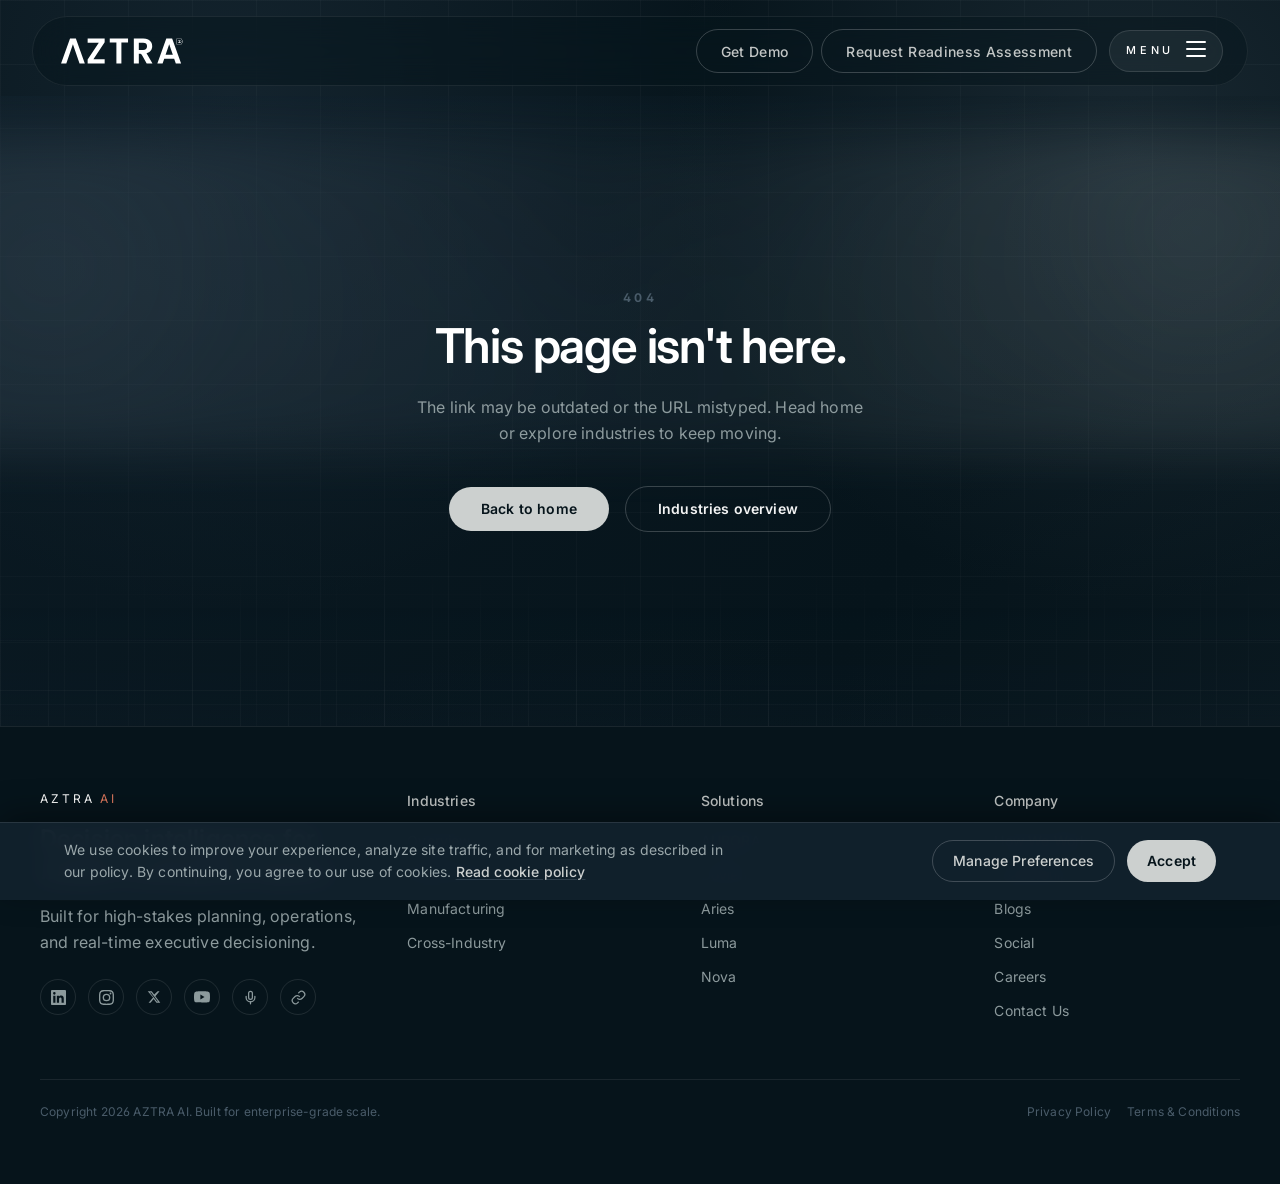
<file: index.html>
<!doctype html>
<html lang="en">
  <head>
    <meta charset="UTF-8" />
    <link rel="icon" type="image/x-icon" href="/assets/favicon-ENsj7NDG.ico" />
    <meta name="viewport" content="width=device-width, initial-scale=1.0" />
    <meta name="color-scheme" content="dark" />
    <title>AZTRA AI — Decision Intelligence</title>
    <meta
      name="description"
      content="AZTRA AI delivers decision intelligence for enterprise operations: connect systems, enrich signals, and surface actionable scenarios before disruption."
    />
    <link rel="preconnect" href="https://fonts.googleapis.com" />
    <link rel="preconnect" href="https://fonts.gstatic.com" crossorigin />
    <link
      href="https://fonts.googleapis.com/css2?family=Inter:ital,opsz,wght@0,14..32,100..900;1,14..32,100..900&display=swap"
      rel="stylesheet"
    />
    <script>
      function initApollo() {
        var n = Math.random().toString(36).substring(7),
          o = document.createElement('script')
        o.src = 'https://assets.apollo.io/micro/website-tracker/tracker.iife.js?nocache=' + n
        o.async = true
        o.defer = true
        o.onload = function () {
          window.trackingFunctions.onLoad({ appId: '69650781401d8f001984ecbf' })
        }
        document.head.appendChild(o)
      }
      function scheduleApollo() {
        if (typeof requestIdleCallback === 'function') {
          requestIdleCallback(
            function () {
              initApollo()
            },
            { timeout: 5000 }
          )
        } else {
          window.addEventListener('load', function () {
            setTimeout(initApollo, 2000)
          })
        }
      }
      scheduleApollo()
    </script>
    <script type="module" crossorigin src="/assets/aztra-DN6g-u6f.js"></script>
    <link rel="modulepreload" crossorigin href="/assets/aztra-chunk-CO_ruA1_.js">
    <link rel="modulepreload" crossorigin href="/assets/aztra-chunk-B551uNG4.js">
    <link rel="modulepreload" crossorigin href="/assets/aztra-chunk-CLcrZDsG.js">
    <link rel="modulepreload" crossorigin href="/assets/aztra-chunk-BQbTkFK5.js">
    <link rel="modulepreload" crossorigin href="/assets/aztra-chunk-37P-AV-b.js">
    <link rel="modulepreload" crossorigin href="/assets/aztra-chunk-BUAdoEsN.js">
    <link rel="modulepreload" crossorigin href="/assets/aztra-chunk-BBRkEh3B.js">
    <link rel="modulepreload" crossorigin href="/assets/aztra-chunk-DreErUwF.js">
    <link rel="modulepreload" crossorigin href="/assets/aztra-chunk-BEdP0A99.js">
    <link rel="modulepreload" crossorigin href="/assets/aztra-chunk-DCWJ9aRV.js">
    <link rel="modulepreload" crossorigin href="/assets/aztra-chunk-kf9D7eq-.js">
    <link rel="modulepreload" crossorigin href="/assets/aztra-chunk-DcNzSm6E.js">
    <link rel="modulepreload" crossorigin href="/assets/aztra-chunk-N3LIvSn7.js">
    <link rel="modulepreload" crossorigin href="/assets/aztra-chunk-DKth5lDL.js">
    <link rel="stylesheet" crossorigin href="/assets/index-VO8Q__iV.css">
  </head>
  <body>
    <div id="root"></div>
  </body>
</html>
</file>
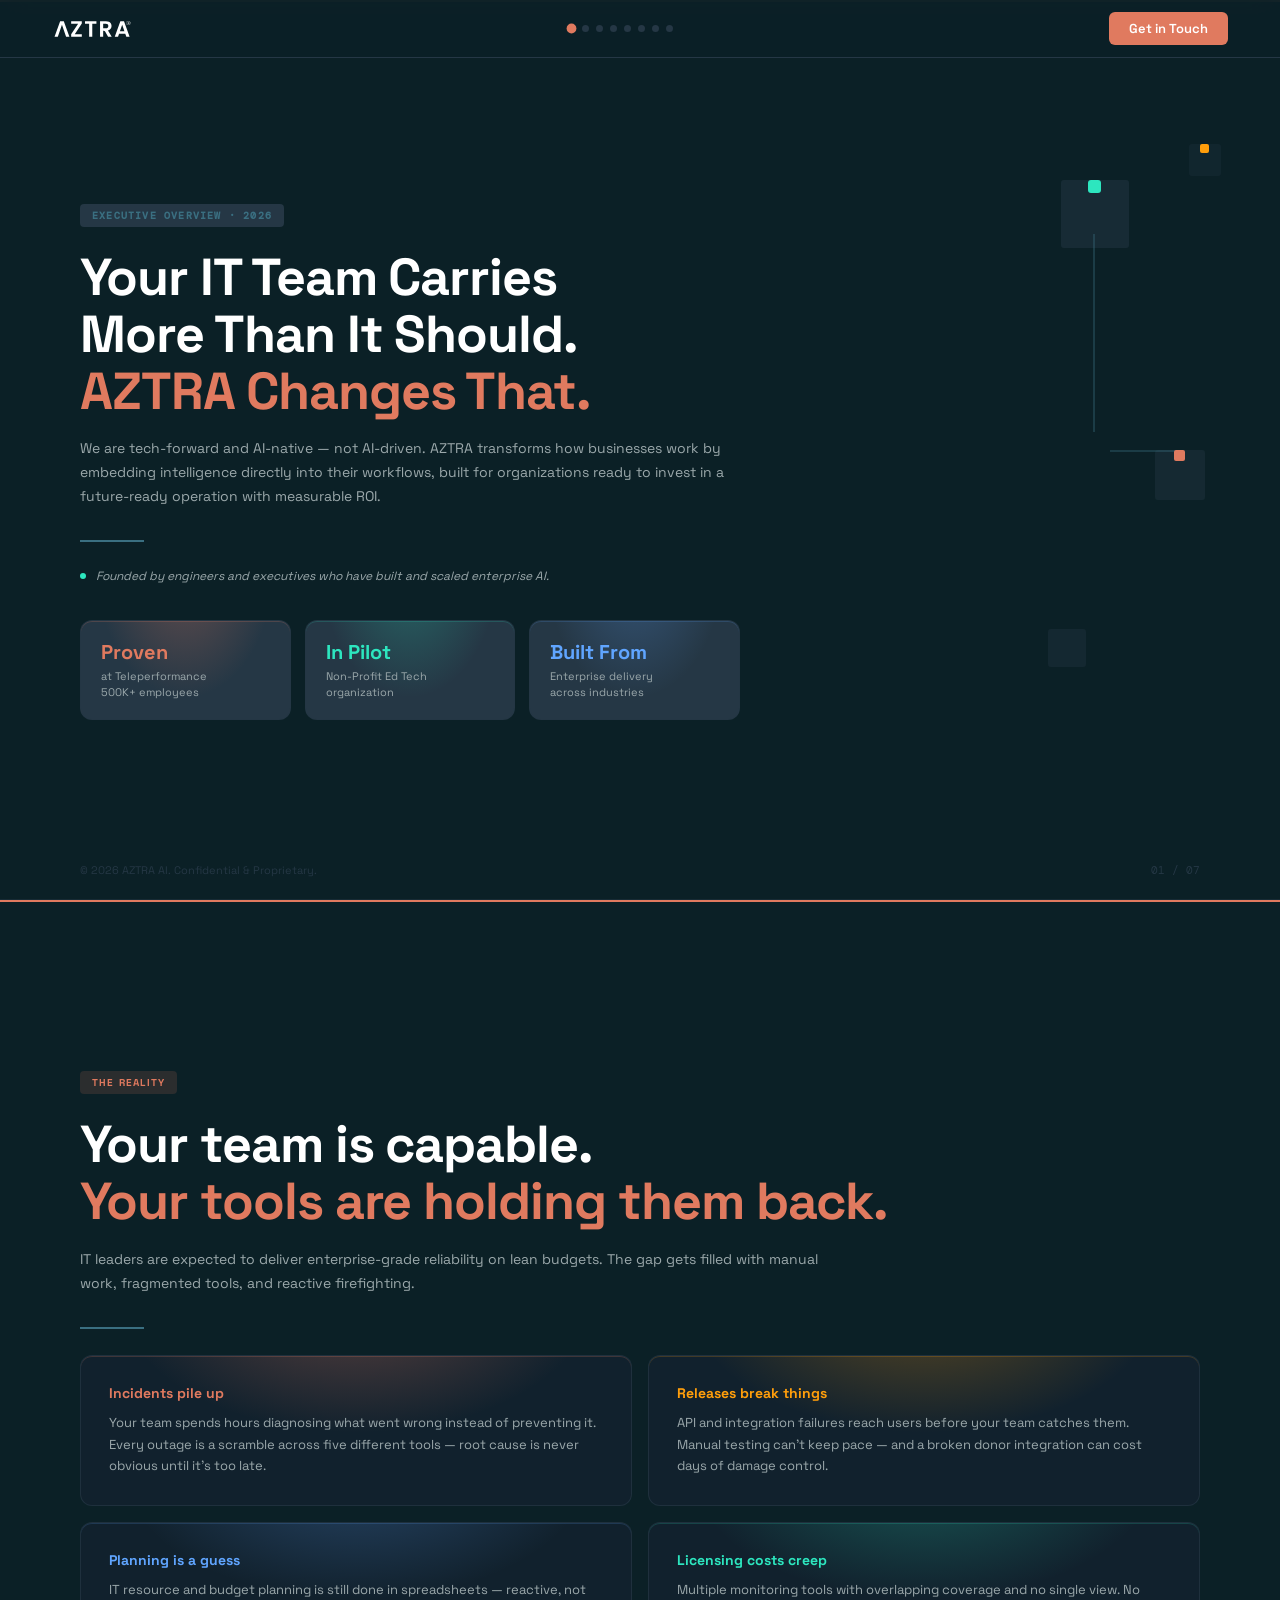
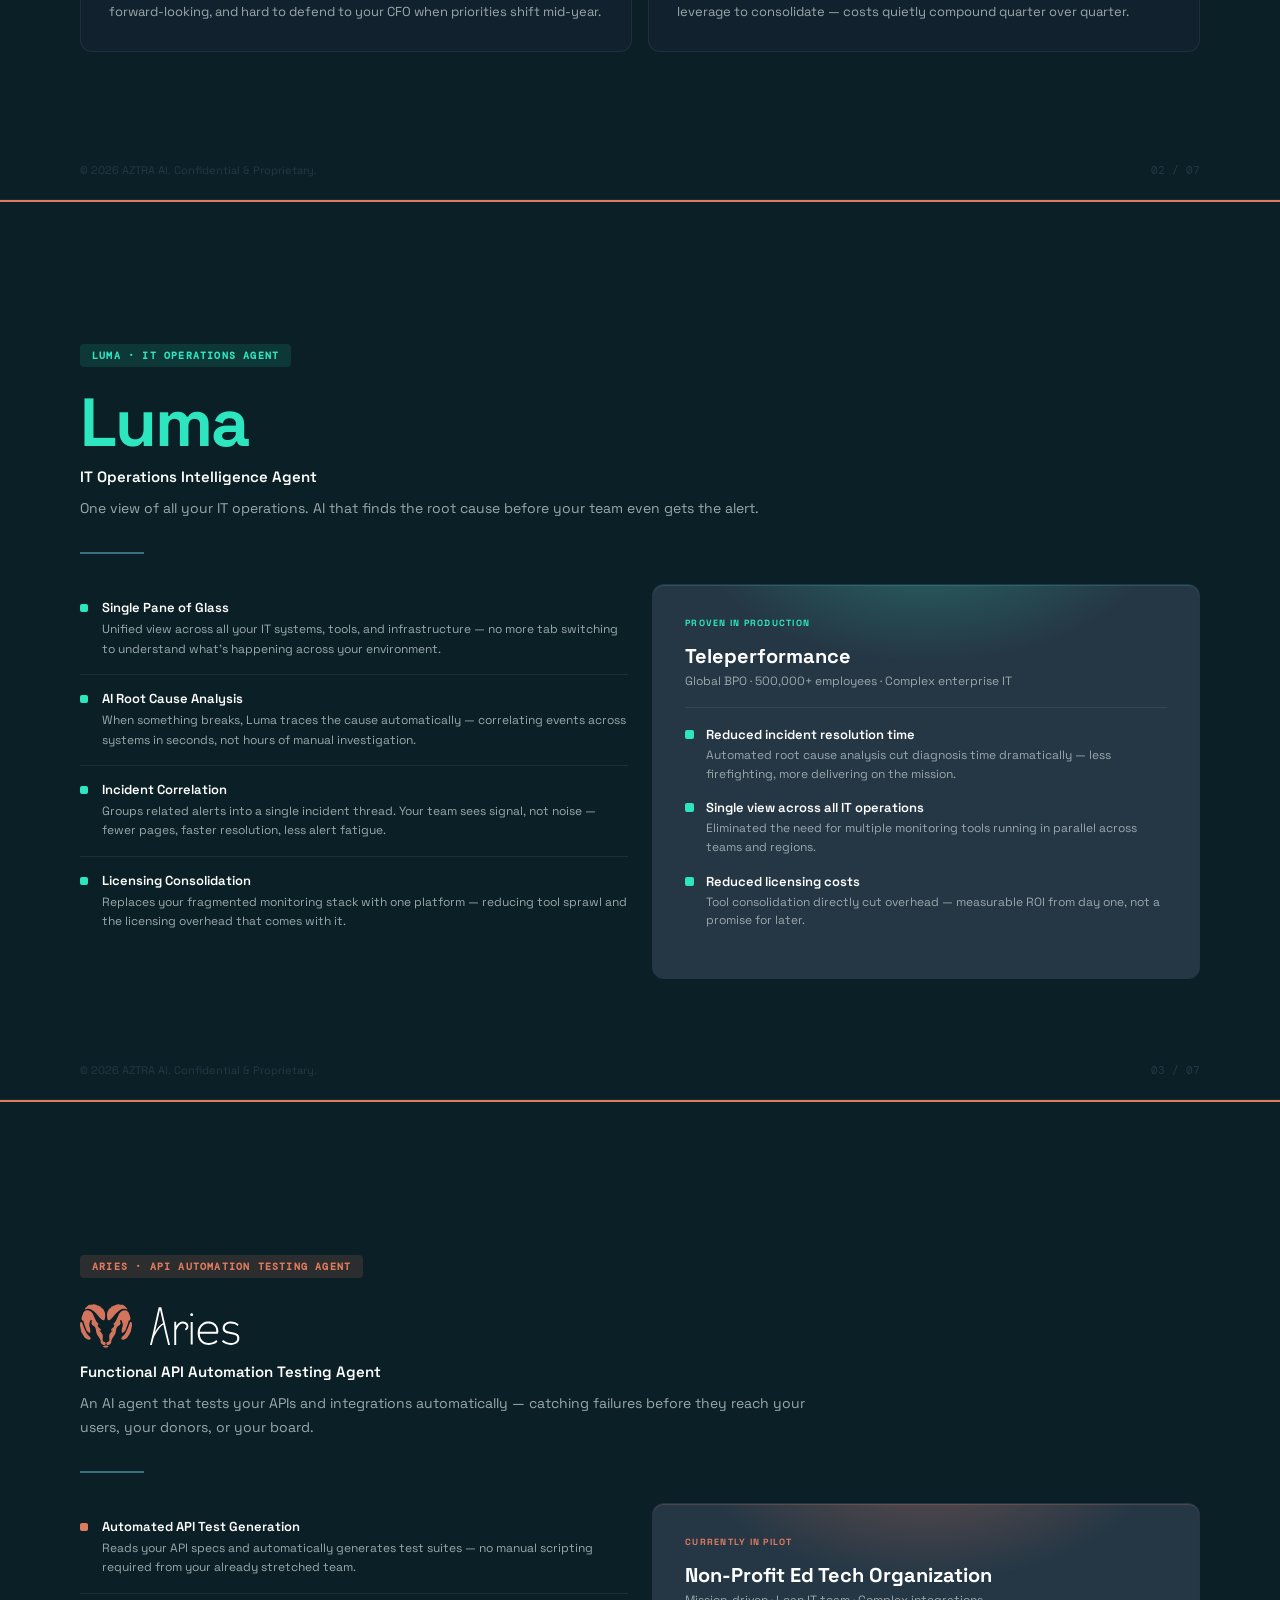
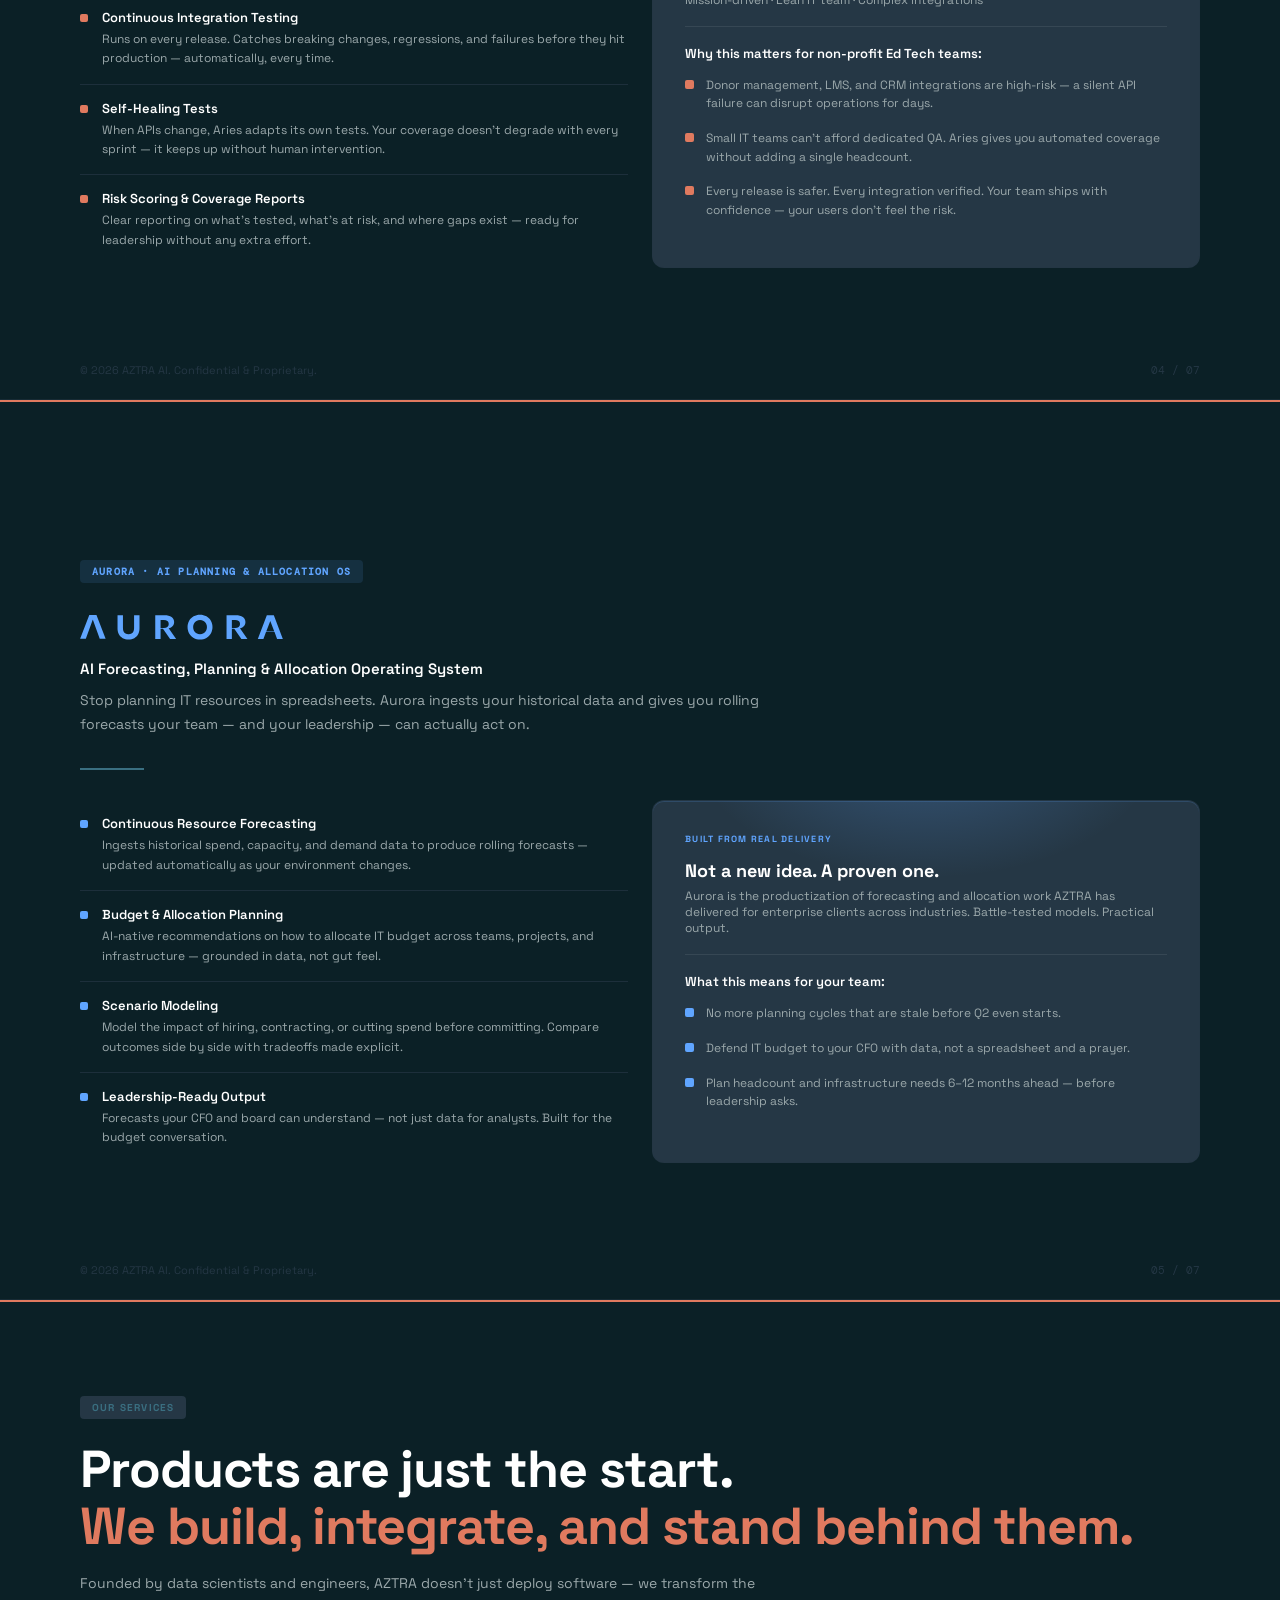
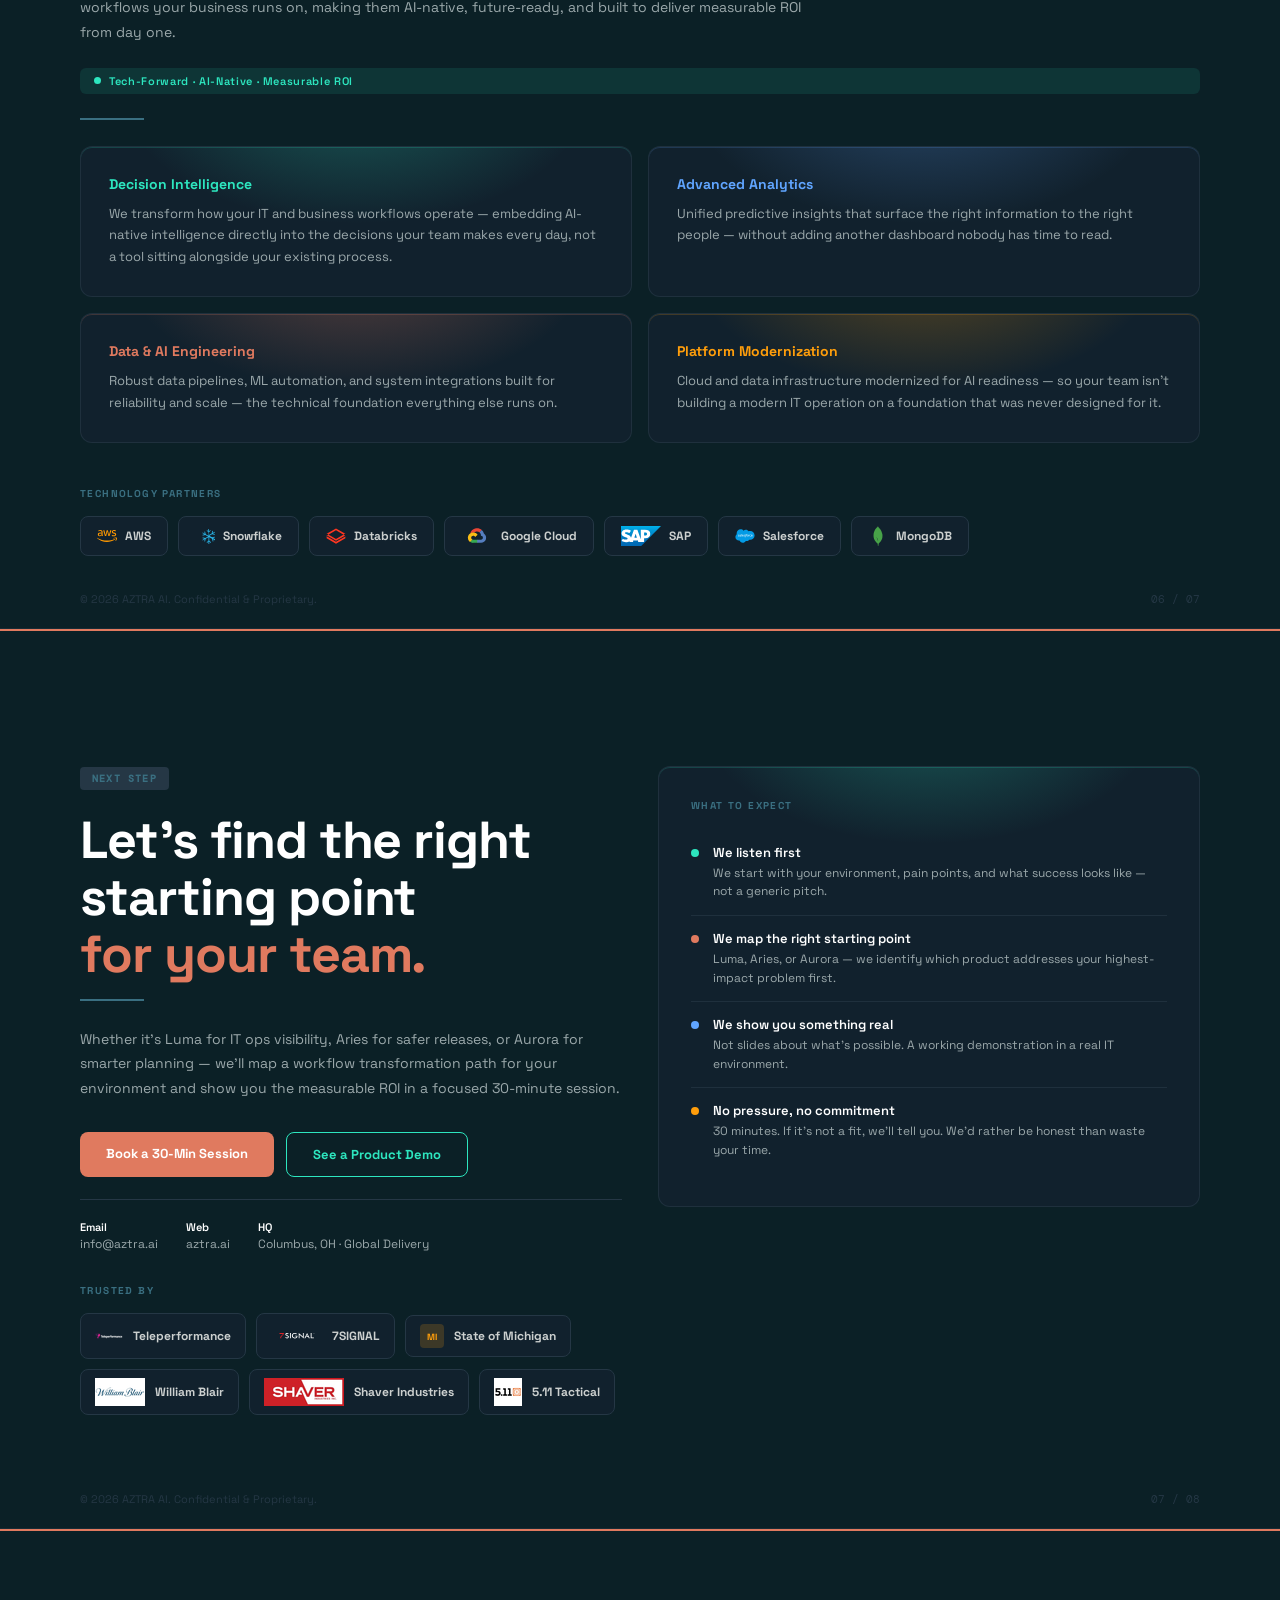
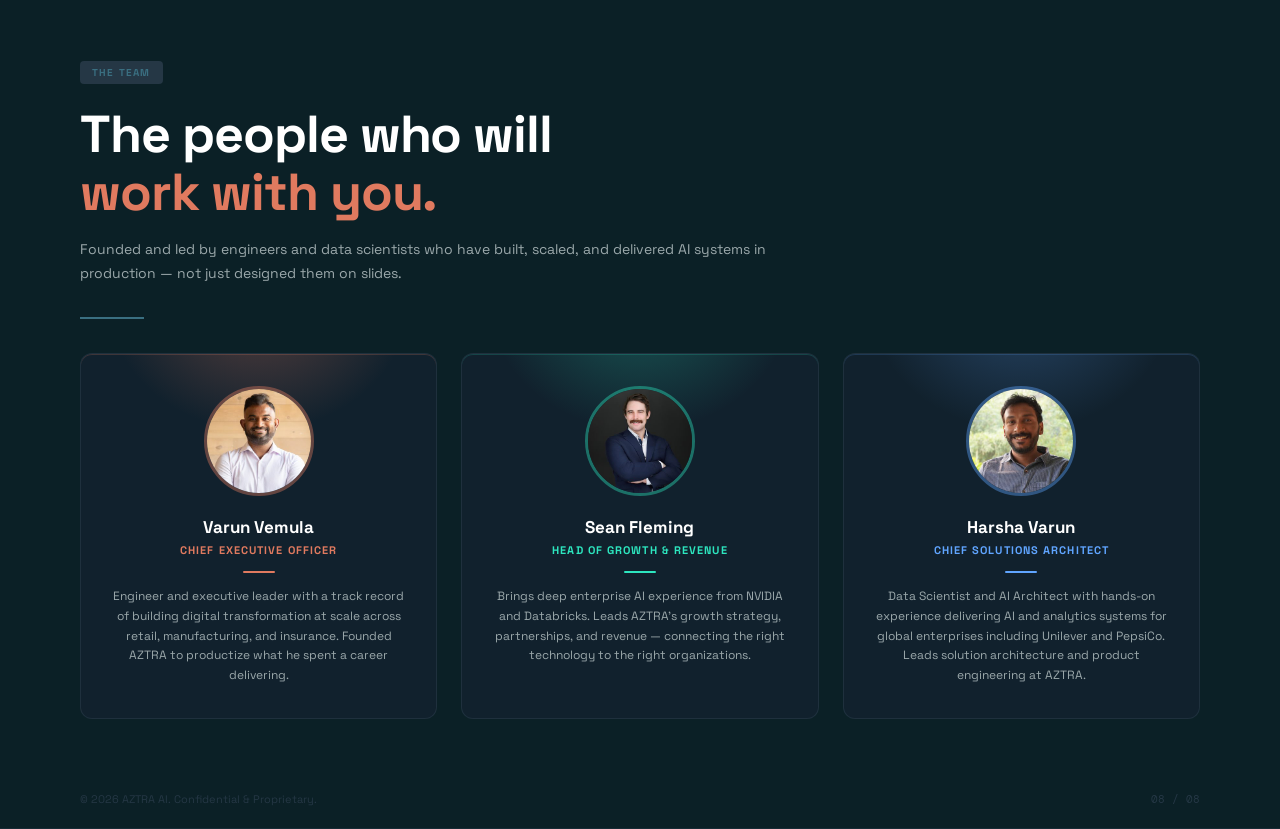
<file: executive-overview.html>
<!DOCTYPE html>
<html lang="en">
<head>
<meta charset="UTF-8">
<meta name="viewport" content="width=device-width, initial-scale=1.0">
<title>AZTRA AI — Executive Overview</title>
<link rel="preconnect" href="https://fonts.googleapis.com">
<link rel="preconnect" href="https://fonts.gstatic.com" crossorigin>
<link href="https://fonts.googleapis.com/css2?family=Space+Grotesk:wght@400;500;600;700&family=DM+Mono:wght@400;500&display=swap" rel="stylesheet">
<style>
  :root {
    --ink:#0B2026; --deep:#11212D; --slate:#253745; --steel:#3A6F81;
    --cool:#9BA8AB; --mist:#CCD0CF; --white:#FFFFFF; --coral:#E07A5F;
    --teal:#2DE6BF; --sky:#60A5FF; --amber:#FF9E0B; --sand:#D4A373;
  }
  *{margin:0;padding:0;box-sizing:border-box;}
  html{scroll-behavior:smooth;}
  body{background:var(--ink);color:var(--white);font-family:'Space Grotesk',sans-serif;overflow-x:hidden;}

  /* NAV */
  nav{
    position:fixed;top:0;left:0;right:0;z-index:100;
    display:flex;align-items:center;justify-content:space-between;
    padding:0 52px;height:58px;
    background:rgba(11,32,38,0.95);backdrop-filter:blur(14px);
    border-bottom:1px solid var(--slate);
  }
  .aztra-logo svg{height:20px;width:auto;display:block;}
  .nav-dots{display:flex;gap:7px;align-items:center;}
  .nav-dot{
    width:7px;height:7px;border-radius:50%;
    background:var(--slate);border:none;cursor:pointer;
    transition:background .2s,transform .2s;
  }
  .nav-dot.active{background:var(--coral);transform:scale(1.4);}
  .nav-cta{
    background:var(--coral);color:var(--white);border:none;
    padding:8px 20px;border-radius:6px;font-family:inherit;
    font-size:13px;font-weight:600;cursor:pointer;
    text-decoration:none;display:inline-block;transition:opacity .2s;
  }
  .nav-cta:hover{opacity:.85;}

  /* SLIDES */
  .slide{
    min-height:100vh;padding:96px 80px 72px;
    display:flex;flex-direction:column;justify-content:center;
    position:relative;overflow:hidden;
    border-bottom:1px solid rgba(37,55,69,.5);
    opacity:0;transform:translateY(22px);
    transition:opacity .65s ease,transform .65s ease;
  }
  .slide.visible{opacity:1;transform:translateY(0);}
  .slide::before{
    content:'';position:absolute;top:0;left:0;right:0;
    height:2px;background:var(--coral);
  }

  /* PILL */
  .pill{
    display:inline-flex;align-items:center;
    padding:5px 12px;border-radius:4px;
    font-size:10px;font-weight:700;
    letter-spacing:.12em;text-transform:uppercase;
    margin-bottom:22px;width:fit-content;
  }
  .pill-steel{background:var(--slate);color:var(--steel);}
  .pill-coral{background:rgba(224,122,95,.15);color:var(--coral);}
  .pill-teal{background:rgba(45,230,191,.12);color:var(--teal);}
  .pill-sky{background:rgba(96,165,255,.12);color:var(--sky);}

  /* TYPOGRAPHY */
  .display{font-size:clamp(30px,4.2vw,52px);font-weight:700;line-height:1.1;letter-spacing:-.02em;margin-bottom:16px;}
  .display .coral{color:var(--coral);}
  .display .teal{color:var(--teal);}
  .display .sky{color:var(--sky);}
  .subhead{font-size:14px;color:var(--cool);line-height:1.72;max-width:740px;margin-bottom:32px;}
  .divider{width:64px;height:2px;background:var(--steel);margin-bottom:26px;}

  /* PRODUCT LOGO AREA */
  .product-logo-wrap{
    display:flex;align-items:center;gap:18px;
    margin-bottom:10px;
  }
  .product-icon svg{width:auto;display:block;}
  .product-wordmark svg{width:auto;display:block;}

  /* Edge lighting — soft accent glow along top edge (not a solid border strip) */
  .card,
  .svc-card,
  .proof-panel,
  .stat-card,
  .edge-lit-panel{
    --edge-light:rgba(204,208,207,.2);
    --edge-line:rgba(204,208,207,.14);
    background:var(--deep);
    border:1px solid rgba(37,55,69,.72);
    border-radius:12px;
    padding:28px;
    position:relative;
    isolation:isolate;
    overflow:hidden;
    box-shadow:inset 0 1px 0 var(--edge-line);
    transition:transform .25s ease,border-color .25s ease;
  }
  .proof-panel,
  .stat-card{background:var(--slate);}
  .stat-card{padding:18px 20px;}
  .proof-panel{padding:32px;}
  .card::after,
  .svc-card::after,
  .proof-panel::after,
  .stat-card::after,
  .edge-lit-panel::after{
    content:'';
    position:absolute;
    top:-54px;
    left:50%;
    transform:translateX(-50%);
    width:86%;
    height:132px;
    border-radius:50%;
    background:radial-gradient(ellipse at center top,var(--edge-light) 0%,transparent 70%);
    pointer-events:none;
    z-index:0;
  }
  .card > *,
  .svc-card > *,
  .proof-panel > *,
  .stat-card > *,
  .edge-lit-panel > *{position:relative;z-index:1;}
  .card:hover,
  .svc-card:hover,
  .stat-card:hover,
  .edge-lit-panel:hover{
    transform:translateY(-2px);
    border-color:rgba(58,111,129,.5);
  }
  .card.g-coral,
  .svc-card.g-coral,
  .proof-panel.pp-coral,
  .stat-card.coral,
  .edge-lit-panel.g-coral{--edge-light:rgba(224,122,95,.34);--edge-line:rgba(224,122,95,.22);}
  .card.g-amber,
  .svc-card.g-amber,
  .edge-lit-panel.g-amber{--edge-light:rgba(255,158,11,.3);--edge-line:rgba(255,158,11,.2);}
  .card.g-teal,
  .svc-card.g-teal,
  .proof-panel.pp-teal,
  .stat-card.teal,
  .edge-lit-panel.g-teal{--edge-light:rgba(45,230,191,.28);--edge-line:rgba(45,230,191,.18);}
  .card.g-sky,
  .svc-card.g-sky,
  .proof-panel.pp-sky,
  .stat-card.sky,
  .edge-lit-panel.g-sky{--edge-light:rgba(96,165,255,.28);--edge-line:rgba(96,165,255,.18);}
  .edge-lit-panel.team-card{
    padding:32px 28px;
    display:flex;
    flex-direction:column;
    align-items:center;
    text-align:center;
  }
  .card-title{font-size:14px;font-weight:700;margin-bottom:10px;}
  .card-title.coral{color:var(--coral);} .card-title.amber{color:var(--amber);}
  .card-title.teal{color:var(--teal);}   .card-title.sky{color:var(--sky);}
  .card-body{font-size:13px;color:var(--cool);line-height:1.68;}

  /* GRIDS */
  .grid-2{display:grid;grid-template-columns:1fr 1fr;gap:16px;}

  /* PRODUCT LAYOUT */
  .product-grid{display:grid;grid-template-columns:1fr 1fr;gap:24px;margin-top:4px;}
  .capability{
    display:flex;gap:14px;align-items:flex-start;
    padding:15px 0;border-bottom:1px solid rgba(37,55,69,.7);
  }
  .capability:last-child{border-bottom:none;}
  .cap-dot{width:8px;height:8px;border-radius:2px;flex-shrink:0;margin-top:5px;}
  .cap-dot.teal{background:var(--teal);} .cap-dot.coral{background:var(--coral);} .cap-dot.sky{background:var(--sky);}
  .cap-title{font-size:13px;font-weight:600;margin-bottom:4px;}
  .cap-body{font-size:12px;color:var(--cool);line-height:1.62;}

  /* PROOF PANEL — uses .proof-panel edge lighting above */
  .proof-label{font-size:9px;font-weight:700;letter-spacing:.14em;text-transform:uppercase;margin-bottom:14px;}
  .proof-label.teal{color:var(--teal);} .proof-label.coral{color:var(--coral);} .proof-label.sky{color:var(--sky);}
  .proof-org{font-size:20px;font-weight:700;margin-bottom:4px;}
  .proof-tag{font-size:12px;color:var(--cool);margin-bottom:18px;}
  .proof-hr{height:1px;background:rgba(255,255,255,.08);margin-bottom:18px;}
  .outcome{display:flex;gap:12px;align-items:flex-start;margin-bottom:16px;}
  .outcome-dot{width:9px;height:9px;border-radius:2px;flex-shrink:0;margin-top:4px;}
  .outcome-dot.teal{background:var(--teal);} .outcome-dot.coral{background:var(--coral);} .outcome-dot.sky{background:var(--sky);}
  .outcome-title{font-size:13px;font-weight:600;margin-bottom:3px;}
  .outcome-body{font-size:12px;color:var(--cool);line-height:1.55;}

  /* STAT CARDS */
  .stat-row{display:flex;gap:14px;margin-top:36px;}
  .stat-card{flex:1;}
  .stat-num{font-size:20px;font-weight:700;margin-bottom:4px;}
  .stat-num.coral{color:var(--coral);} .stat-num.teal{color:var(--teal);} .stat-num.sky{color:var(--sky);}
  .stat-lbl{font-size:11px;color:var(--cool);line-height:1.45;}

  /* LOGO CHIPS */
  .logo-section{margin-top:44px;}
  .logo-label{font-size:10px;font-weight:700;letter-spacing:.14em;text-transform:uppercase;color:var(--steel);margin-bottom:16px;}
  .logo-row{display:flex;flex-wrap:wrap;gap:10px;align-items:center;}
  .logo-chip{
    display:flex;align-items:center;gap:8px;
    background:var(--deep);border:1px solid var(--slate);
    border-radius:8px;padding:9px 16px;
    font-size:12px;font-weight:700;color:var(--mist);
    transition:border-color .2s,color .2s,transform .2s;
    position:relative;overflow:hidden;
  }
  .logo-chip:hover{transform:translateY(-2px);}
  .logo-chip.aws:hover  {color:#FF9900;border-color:#FF9900;}
  .logo-chip.snow:hover {color:#29B5E8;border-color:#29B5E8;}
  .logo-chip.dbx:hover  {color:#FF3621;border-color:#FF3621;}
  .logo-chip.gcp:hover  {color:#4285F4;border-color:#4285F4;}
  .logo-chip.sap:hover  {color:#0070F2;border-color:#0070F2;}
  .logo-chip.sf:hover   {color:#00A1E0;border-color:#00A1E0;}
  .logo-chip.mongo:hover{color:#00ED64;border-color:#00ED64;}
  /* p-icon removed — using real logos via Simple Icons CDN */

  .cust-chip{
    display:flex;align-items:center;gap:10px;
    background:var(--deep);border:1px solid var(--slate);
    border-radius:8px;padding:8px 14px;
    font-size:12px;font-weight:700;color:var(--mist);
    transition:border-color .2s,color .2s,transform .2s;
    position:relative;overflow:hidden;
  }
  .cust-chip:hover{color:var(--white);border-color:var(--steel);transform:translateY(-2px);}
  .cust-chip.tp:hover  {border-color:#E07A5F;color:#E07A5F;}
  .cust-chip.sig:hover {border-color:#60A5FF;color:#60A5FF;}
  .cust-chip.mi:hover  {border-color:#FF9E0B;color:#FF9E0B;}
  .cust-chip.wb:hover  {border-color:#2DE6BF;color:#2DE6BF;}
  .cust-chip.rdi:hover {border-color:#A855FF;color:#A855FF;}
  .cust-chip.shvr:hover{border-color:#3A6F81;color:#3A6F81;}
  .cust-chip.tac:hover {border-color:#E07A5F;color:#E07A5F;}

  /* SERVICES — uses shared .svc-card edge treatment above */
  .svc-title{font-size:14px;font-weight:700;margin-bottom:10px;}
  .svc-title.teal{color:var(--teal);} .svc-title.sky{color:var(--sky);}
  .svc-title.coral{color:var(--coral);} .svc-title.amber{color:var(--amber);}
  .svc-body{font-size:13px;color:var(--cool);line-height:1.68;}

  /* CTA */
  .cta-grid{display:grid;grid-template-columns:1fr 1fr;gap:36px;align-items:start;}
  .cta-right{padding:32px;}
  .why-item{display:flex;gap:14px;align-items:flex-start;padding:14px 0;border-bottom:1px solid rgba(37,55,69,.7);}
  .why-item:last-child{border-bottom:none;}
  .why-dot{width:8px;height:8px;border-radius:50%;flex-shrink:0;margin-top:5px;}
  .why-dot.teal{background:var(--teal);} .why-dot.coral{background:var(--coral);}
  .why-dot.sky{background:var(--sky);}   .why-dot.amber{background:var(--amber);}
  .why-label{font-size:13px;font-weight:600;margin-bottom:3px;}
  .why-body{font-size:12px;color:var(--cool);line-height:1.55;}
  .btn-row{display:flex;gap:12px;margin-top:28px;flex-wrap:wrap;}
  .btn-primary{
    background:var(--coral);color:var(--white);border:none;
    padding:13px 26px;border-radius:8px;font-family:inherit;
    font-size:13px;font-weight:700;cursor:pointer;
    text-decoration:none;display:inline-block;
    transition:opacity .2s,transform .2s;
  }
  .btn-primary:hover{opacity:.88;transform:translateY(-1px);}
  .btn-ghost{
    background:transparent;color:var(--teal);
    border:1.5px solid var(--teal);padding:13px 26px;border-radius:8px;
    font-family:inherit;font-size:13px;font-weight:700;cursor:pointer;
    text-decoration:none;display:inline-block;
    transition:background .2s,transform .2s;
  }
  .btn-ghost:hover{background:rgba(45,230,191,.08);transform:translateY(-1px);}
  .contact-row{display:flex;gap:28px;margin-top:22px;padding-top:20px;border-top:1px solid var(--slate);flex-wrap:wrap;}
  .contact-item{font-size:12px;color:var(--cool);}
  .contact-item strong{color:var(--white);display:block;font-size:11px;margin-bottom:2px;font-weight:600;}

  /* BG NODES */
  .bg-nodes{position:absolute;right:0;top:0;bottom:0;width:42%;pointer-events:none;overflow:hidden;}
  .bg-node{position:absolute;border-radius:3px;background:var(--slate);}
  .bg-dot{position:absolute;border-radius:2px;}
  .bg-conn{position:absolute;background:var(--steel);opacity:.35;}

  /* FOOTER */
  .slide-foot{
    position:absolute;bottom:22px;left:80px;right:80px;
    display:flex;justify-content:space-between;align-items:center;
  }
  .slide-foot-txt{font-size:11px;color:var(--slate);}
  .slide-num{font-family:'DM Mono',monospace;font-size:11px;color:var(--slate);}

  /* ANIMATIONS */
  @keyframes fadeUp{from{opacity:0;transform:translateY(18px)}to{opacity:1;transform:translateY(0)}}
  @keyframes pulse{0%,100%{opacity:1}50%{opacity:.35}}
  .slide.visible .pill          {animation:fadeUp .5s ease .08s both;}
  .slide.visible .product-logo-wrap,
  .slide.visible .display       {animation:fadeUp .5s ease .18s both;}
  .slide.visible .subhead       {animation:fadeUp .5s ease .26s both;}
  .slide.visible .divider       {animation:fadeUp .4s ease .3s both;}
  .slide.visible .grid-2,
  .slide.visible .product-grid,
  .slide.visible .stat-row,
  .slide.visible .cta-grid,
  .slide.visible .logo-section  {animation:fadeUp .6s ease .36s both;}
  .bg-dot{animation:pulse 3.5s ease-in-out infinite;}
  .bg-dot:nth-child(2){animation-delay:1.2s;}
  .bg-dot:nth-child(3){animation-delay:2.4s;}

  .mono{font-family:'DM Mono',monospace;}

  @media(max-width:900px){
    .slide{padding:88px 28px 60px;}
    .grid-2,.product-grid,.cta-grid{grid-template-columns:1fr;}
    .stat-row{flex-direction:column;}
    .bg-nodes{display:none;}
    nav{padding:0 20px;}
    .slide-foot{left:28px;right:80px;}
  }
</style>
</head>
<body>

<nav>
  <div class="aztra-logo"><?xml version="1.0" encoding="UTF-8"?>
<svg id="Layer_1" xmlns="http://www.w3.org/2000/svg" version="1.1" viewBox="0 0 100.36 24.88">
  <!-- Generator: Adobe Illustrator 29.9.0, SVG Export Plug-In . SVG Version: 2.1.1 Build 6)  -->
  <defs>
    <style>
      .st0 {
        fill: #FFFFFF;
      }
    </style>
  </defs>
  <g>
    <path class="st0" d="M28.35,18.83h8.73v3.28h-13.24v-3l8.68-13.12h-8.68v-3.28h13.24v3l-8.73,13.12Z"/>
    <path class="st0" d="M55.27,2.7v3.14h-5.17v16.27h-3.89V5.84h-5.17v-3.14h14.24Z"/>
    <path class="st0" d="M69.78,22.11l-3.7-6.54c-.36-.63-1.03-1.03-1.76-1.03h-.66v7.56h-3.89V2.7h7.29c1.5,0,2.78.26,3.84.79,1.06.53,1.85,1.24,2.38,2.14.53.9.79,1.9.79,3.02,0,1.28-.37,2.43-1.11,3.46-.74,1.03-1.84,1.74-3.31,2.13l4.64,7.87h-4.5ZM63.66,11.63h3.25c1.06,0,1.84-.25,2.36-.76.52-.51.78-1.22.78-2.13s-.26-1.58-.78-2.07c-.52-.49-1.31-.74-2.36-.74h-3.25v5.7Z"/>
    <path class="st0" d="M91.16,18.41h-7.73l-1.28,3.7h-4.09l6.98-19.44h4.53l6.98,19.44h-4.12l-1.28-3.7ZM90.11,15.3l-2.81-8.12-2.81,8.12h5.62Z"/>
  </g>
  <polygon class="st0" points="14.67 2.67 10.14 2.67 3.16 22.11 7.24 22.11 12.39 7.18 17.53 22.11 21.65 22.11 14.67 2.67"/>
  <g>
    <path class="st0" d="M96.67,2.73h-3.58v4.72h3.58l1.41-2.36-1.41-2.36ZM96.55,7.22h-3.21V2.98h3.17s1.26,2.11,1.26,2.11l-1.22,2.13Z"/>
    <path class="st0" d="M96.14,4h-1.95v.58h.21v-.31h.5v1.65h-.5v-.38h-.21v.64h1.95l.65-1.09-.65-1.09ZM95.16,4.27h.17v1.65h-.17v-1.65ZM96.03,5.92h-.45v-1.65h.45l.49.82-.49.82Z"/>
  </g>
</svg></div>
  <div class="nav-dots" id="navDots"></div>
  <a href="mailto:info@aztra.ai" class="nav-cta">Get in Touch</a>
</nav>

<!-- SLIDE 1 — COVER -->
<section class="slide" id="s1">
  <div class="bg-nodes">
    <div class="bg-node" style="width:68px;height:68px;top:20%;right:28%;opacity:.5"></div>
    <div class="bg-node" style="width:50px;height:50px;top:50%;right:14%;opacity:.4"></div>
    <div class="bg-node" style="width:38px;height:38px;top:70%;right:36%;opacity:.35"></div>
    <div class="bg-node" style="width:32px;height:32px;top:16%;right:11%;opacity:.28"></div>
    <div class="bg-conn" style="width:2px;height:22%;top:26%;right:calc(28% + 34px)"></div>
    <div class="bg-conn" style="height:2px;width:13%;top:50%;right:calc(14% + 25px)"></div>
    <div class="bg-dot" style="width:13px;height:13px;top:20%;right:calc(28% + 28px);background:var(--teal);border-radius:3px"></div>
    <div class="bg-dot" style="width:11px;height:11px;top:50%;right:calc(14% + 20px);background:var(--coral);border-radius:2px"></div>
    <div class="bg-dot" style="width:9px;height:9px;top:16%;right:calc(11% + 12px);background:var(--amber);border-radius:2px"></div>
  </div>
  <div style="max-width:660px">
    <div class="pill pill-steel mono">Executive Overview · 2026</div>
    <h1 class="display">
      Your IT Team Carries<br>
      More Than It Should.<br>
      <span class="coral">AZTRA Changes That.</span>
    </h1>
    <p class="subhead">We are tech-forward and AI-native — not AI-driven. AZTRA transforms how businesses work by embedding intelligence directly into their workflows, built for organizations ready to invest in a future-ready operation with measurable ROI.</p>
    <div class="divider"></div>
      <div style="display:flex;align-items:center;gap:10px;margin-bottom:20px;">
        <div style="width:6px;height:6px;border-radius:50%;background:var(--teal);flex-shrink:0;"></div>
        <span style="font-size:12px;color:var(--cool);font-style:italic;">Founded by engineers and executives who have built and scaled enterprise AI.</span>
      </div>
    <div class="stat-row">
      <div class="stat-card coral"><div class="stat-num coral">Proven</div><div class="stat-lbl">at Teleperformance<br>500K+ employees</div></div>
      <div class="stat-card teal"><div class="stat-num teal">In Pilot</div><div class="stat-lbl">Non-Profit Ed Tech<br>organization</div></div>
      <div class="stat-card sky"><div class="stat-num sky">Built From</div><div class="stat-lbl">Enterprise delivery<br>across industries</div></div>
    </div>
  </div>
  <div class="slide-foot"><span class="slide-foot-txt">© 2026 AZTRA AI. Confidential & Proprietary.</span><span class="slide-num mono">01 / 07</span></div>
</section>

<!-- SLIDE 2 — THE REALITY -->
<section class="slide" id="s2">
  <div class="pill pill-coral">The Reality</div>
  <h2 class="display">Your team is capable.<br><span class="coral">Your tools are holding them back.</span></h2>
  <p class="subhead">IT leaders are expected to deliver enterprise-grade reliability on lean budgets. The gap gets filled with manual work, fragmented tools, and reactive firefighting.</p>
  <div class="divider"></div>
  <div class="grid-2">
    <div class="card g-coral"><div class="card-title coral">Incidents pile up</div><div class="card-body">Your team spends hours diagnosing what went wrong instead of preventing it. Every outage is a scramble across five different tools — root cause is never obvious until it's too late.</div></div>
    <div class="card g-amber"><div class="card-title amber">Releases break things</div><div class="card-body">API and integration failures reach users before your team catches them. Manual testing can't keep pace — and a broken donor integration can cost days of damage control.</div></div>
    <div class="card g-sky"><div class="card-title sky">Planning is a guess</div><div class="card-body">IT resource and budget planning is still done in spreadsheets — reactive, not forward-looking, and hard to defend to your CFO when priorities shift mid-year.</div></div>
    <div class="card g-teal"><div class="card-title teal">Licensing costs creep</div><div class="card-body">Multiple monitoring tools with overlapping coverage and no single view. No leverage to consolidate — costs quietly compound quarter over quarter.</div></div>
  </div>
  <div class="slide-foot"><span class="slide-foot-txt">© 2026 AZTRA AI. Confidential & Proprietary.</span><span class="slide-num mono">02 / 07</span></div>
</section>

<!-- SLIDE 3 — LUMA -->
<section class="slide" id="s3">
  <div class="pill pill-teal mono">Luma · IT Operations Agent</div>
  <div class="product-logo-wrap">
    <h2 style="font-size:clamp(44px,6vw,68px);font-weight:700;letter-spacing:-.03em;color:var(--teal);line-height:1;">Luma</h2>
  </div>
  <div style="font-size:15px;font-weight:600;margin-bottom:10px;">IT Operations Intelligence Agent</div>
  <p class="subhead">One view of all your IT operations. AI that finds the root cause before your team even gets the alert.</p>
  <div class="divider"></div>
  <div class="product-grid">
    <div>
      <div class="capability"><div class="cap-dot teal"></div><div><div class="cap-title">Single Pane of Glass</div><div class="cap-body">Unified view across all your IT systems, tools, and infrastructure — no more tab switching to understand what's happening across your environment.</div></div></div>
      <div class="capability"><div class="cap-dot teal"></div><div><div class="cap-title">AI Root Cause Analysis</div><div class="cap-body">When something breaks, Luma traces the cause automatically — correlating events across systems in seconds, not hours of manual investigation.</div></div></div>
      <div class="capability"><div class="cap-dot teal"></div><div><div class="cap-title">Incident Correlation</div><div class="cap-body">Groups related alerts into a single incident thread. Your team sees signal, not noise — fewer pages, faster resolution, less alert fatigue.</div></div></div>
      <div class="capability"><div class="cap-dot teal"></div><div><div class="cap-title">Licensing Consolidation</div><div class="cap-body">Replaces your fragmented monitoring stack with one platform — reducing tool sprawl and the licensing overhead that comes with it.</div></div></div>
    </div>
    <div class="proof-panel pp-teal">
      <div class="proof-label teal">Proven in Production</div>
      <div class="proof-org">Teleperformance</div>
      <div class="proof-tag">Global BPO · 500,000+ employees · Complex enterprise IT</div>
      <div class="proof-hr"></div>
      <div class="outcome"><div class="outcome-dot teal"></div><div><div class="outcome-title">Reduced incident resolution time</div><div class="outcome-body">Automated root cause analysis cut diagnosis time dramatically — less firefighting, more delivering on the mission.</div></div></div>
      <div class="outcome"><div class="outcome-dot teal"></div><div><div class="outcome-title">Single view across all IT operations</div><div class="outcome-body">Eliminated the need for multiple monitoring tools running in parallel across teams and regions.</div></div></div>
      <div class="outcome"><div class="outcome-dot teal"></div><div><div class="outcome-title">Reduced licensing costs</div><div class="outcome-body">Tool consolidation directly cut overhead — measurable ROI from day one, not a promise for later.</div></div></div>
    </div>
  </div>
  <div class="slide-foot"><span class="slide-foot-txt">© 2026 AZTRA AI. Confidential & Proprietary.</span><span class="slide-num mono">03 / 07</span></div>
</section>

<!-- SLIDE 4 — ARIES -->
<section class="slide" id="s4">
  <div class="pill pill-coral mono">Aries · API Automation Testing Agent</div>
  <div class="product-logo-wrap">
    <div class="product-icon" style="height:52px;opacity:.95">
      <svg xmlns="http://www.w3.org/2000/svg" viewBox="0 0 1326 1326" height="52" width="52">
        <path fill="#E07A5F" d="M925.7,510.6c47.7-83.5,60.6-181.8,143.3-231.4c55.1-33.1,132.2-27.6,165.3,33.1c5.6,16.5,16.6,27.6,16.6,38.6 c16.5,49.6,49.5,104.7,27.6,159.8c-5.6,11-33.1,11-38.6,22c-16.5,82.7-49.6,154.3-77.1,231.4c-11,27.6-38.6,49.6-60.6,66.1 c-16.5,11-44.1,11-38.6-11c0-44.1,0-88.2,16.5-132.2c16.5-33.1,11-71.6,0-104.7c-5.5-22-11-55.1-33.1-71.6c-5.6,0-16.5-5.5-22,5.5 c-5.5,33.1,16.5,60.6,5.5,93.7c-16.5,38.6-60.6,44.1-82.7,77.1c-38.6,49.6-22,115.7-49.6,176.3c-22,49.6-60.6,93.7-88.2,143.3 c-22,33.1,0,77.1-27.6,104.7c-22,27.6-55.1,49.6-88.2,33.1c-22-11-33.1-38.6-16.5-60.6c16.5-27.6,66.1-16.5,71.6-60.6 c0-49.6-11-99.2,0-143.3c11-22,27.5-38.6,38.6-60.6c16.5-11,44.1-16.5,38.6-38.6c0-11-22,5.5-33.1,0c-5.5-5.5-5.5-11-5.5-16.5 c27.5-49.6,115.7-77.1,77.1-143.3h-16.5c-5.5,0-5.5-5.5-5.5-11C887,593.3,903.6,549.2,925.7,510.6z M1168.1,830.2 c41.9-83.8,71.6-170.8,104.7-259c0-5.5,27.6-22,38.6-5.5c5.5,11,5.5,16.5,11,27.6c5.5,33.1,5.5,71.6-5.6,104.7 c-11,44.1-11,88.2-27.6,126.7c-11,16.5-22,33.1-33.1,55.1c-27.6,44.1-55.1,99.2-104.7,115.7c-27.6,11-66.1,33.1-93.7,0 c-5.5-11-5.5-22,0-33.1C1096.4,912.9,1140.6,885.3,1168.1,830.2z M620.7,284.7c-15.4-28.2-21.9-66.4-60.7-77.1 c-24.7-6.9-16.5-33.1-27.5-38.6c-9.7-3.3-24-2.8-33.6-7.3c-11.1-5.2-17.5-15.3-28-20c-11.2-5.1-24.3-2.4-34.3-4.4 c-7.9-2-13.4-11.2-21.3-13.6c-36.1-10.9-71.5-22.5-103.2-4.4c-27.6,11-60.6-5.6-99.2,16.5c-22,22-49.6,38.6-66.1,60.6 c-11,16.5-27.6,22-22,44.1c198.4-77.1,303.1,154.3,435.2,264.5c27.6,22,66.1,11,71.7-22C642.8,417,653.8,345.3,620.7,284.7z M709.4,284.7c15.4-28.2,21.9-66.4,60.6-77.1c24.8-6.9,16.5-33.1,27.5-38.6c9.8-3.3,24-2.8,33.6-7.3 c11.2-5.2,17.5-15.3,28.1-20c11.2-5.1,24.2-2.4,34.3-4.4c7.9-2,13.4-11.2,21.3-13.6c36-10.9,71.5-22.5,103.1-4.4 c27.5,11,60.6-5.6,99.2,16.5c22,22,49.6,38.6,66.1,60.6c11,16.5,27.6,22,22,44.1C1006.9,163.5,902.2,394.9,770,505.1 c-27.6,22-66.1,11-71.6-22C687.3,417,676.3,345.3,709.4,284.7z M400.3,510.6c-47.8-83.5-60.7-181.8-143.3-231.4 c-55.1-33.1-132.2-27.6-165.3,33.1c-5.5,16.5-16.5,27.6-16.5,38.6c-16.5,49.6-49.6,104.7-27.6,159.8c5.5,11,33.1,11,38.6,22 c16.5,82.7,49.6,154.3,77.1,231.4c11,27.6,38.6,49.6,60.6,66.1c16.5,11,44.1,11,38.6-11c0-44.1,0-88.2-16.5-132.2 c-16.5-33.1-11-71.6,0-104.7c5.5-22,11-55.1,33.1-71.6c5.5,0,16.5-5.5,22,5.5c5.5,33.1-16.5,60.6-5.5,93.7 c16.5,38.6,60.7,44.1,82.7,77.1c38.6,49.6,22,115.7,49.6,176.3c22,49.6,60.6,93.7,88.2,143.3c22,33.1,0,77.1,27.6,104.7 c22,27.6,55.1,49.6,88.2,33.1c22-11,33.1-38.6,16.5-60.6c-16.5-27.6-66.1-16.5-71.6-60.6c0-49.6,11-99.2,0-143.3 c-11-22-27.6-38.6-38.6-60.6c-16.5-11-44.1-16.5-38.6-38.6c0-11,22,5.5,33.1,0c5.6-5.5,5.6-11,5.6-16.5 C510.6,714.6,422.4,687,461,620.9h16.5c5.6,0,5.6-5.5,5.6-11C439,593.3,422.4,549.2,400.3,510.6z M157.9,830.2 c-41.9-83.8-71.6-170.8-104.7-259c0-5.5-27.6-22-38.6-5.5c-5.6,11-5.6,16.5-11,27.6c-5.5,33.1-5.5,71.6,5.5,104.7 c11,44.1,11,88.2,27.6,126.7c11,16.5,22,33.1,33.1,55.1c27.6,44.1,55.1,99.2,104.6,115.7c27.6,11,66.1,33.1,93.7,0 c5.5-11,5.5-22,0-33.1C229.5,912.9,185.4,885.3,157.9,830.2z M724.5,1180.8c0.5-26.2-68.2-23.4-68.2-23.4 s-68.2-2.8-68.2,23.4s50.3,35.8,68.9,35.8C657.1,1216.6,723.8,1218,724.5,1180.8z"/>
      </svg>
    </div>
    <div class="product-wordmark" style="height:38px;">
      <svg width="441" height="179" viewBox="0 0 441 179" fill="none" xmlns="http://www.w3.org/2000/svg" style="height:38px;width:auto;">
        <path d="M118.87 178.999V109.239M118.87 70.0293V109.239M118.87 109.239C118.87 109.239 123.402 98.0572 127.289 91.7988C131.176 85.5404 133.24 82.3117 138.515 78.4487C143.789 74.5856 146.978 73.3182 152.547 72.8357C158.116 72.3533 162.542 73.2528 166.579 75.6422C170.617 78.0316 173.371 79.8458 174.999 84.0616C176.627 88.2773 177.805 92.4809 174.999 98.0938C172.192 103.707 166.579 106.513 166.579 106.513" stroke="white" stroke-width="8.98065"/>
        <path d="M191.733 176.225V70.7025H201.162V176.225H191.733ZM196.447 42.638C194.352 42.638 192.631 42.0393 191.284 40.8419C190.086 39.6445 189.487 38.0728 189.487 36.127C189.487 34.1812 190.086 32.6096 191.284 31.4122C192.631 30.2148 194.352 29.6161 196.447 29.6161C198.543 29.6161 200.189 30.2148 201.387 31.4122C202.734 32.6096 203.407 34.1812 203.407 36.127C203.407 38.0728 202.734 39.6445 201.387 40.8419C200.189 42.0393 198.543 42.638 196.447 42.638ZM276.731 178.47C266.553 178.47 257.498 176.225 249.565 171.735C241.782 167.244 235.645 160.883 231.155 152.651C226.814 144.419 224.644 134.69 224.644 123.464C224.644 112.238 226.814 102.509 231.155 94.2767C235.645 86.0445 241.632 79.6832 249.116 75.1928C256.6 70.7025 265.056 68.4574 274.486 68.4574C284.515 68.4574 293.046 70.5528 300.081 74.7438C307.265 78.9348 312.729 84.4728 316.471 91.358C320.213 98.0935 322.084 105.577 322.084 113.81C322.084 115.905 321.784 118.075 321.185 120.321C320.587 122.566 319.988 124.362 319.389 125.709H234.522C234.672 134.839 236.543 142.772 240.135 149.508C243.877 156.093 248.891 161.183 255.178 164.775C261.614 168.217 268.948 169.939 277.18 169.939C284.664 169.939 291.175 168.741 296.713 166.346C302.401 163.952 307.789 160.509 312.878 156.019L317.593 163.203C312.205 168.292 306.218 172.109 299.632 174.653C293.046 177.198 285.413 178.47 276.731 178.47ZM234.522 117.177H311.531C311.831 116.728 311.98 116.13 311.98 115.381C312.13 114.633 312.205 113.959 312.205 113.361C312.205 106.326 310.708 100.114 307.715 94.7257C304.871 89.3374 300.68 85.0716 295.142 81.9283C289.604 78.7851 282.718 77.2135 274.486 77.2135C267.751 77.2135 261.464 78.7851 255.627 81.9283C249.939 85.0716 245.149 89.6367 241.258 95.6238C237.516 101.461 235.271 108.646 234.522 117.177ZM379.688 178.47C371.904 178.47 364.72 177.198 358.134 174.653C351.548 171.959 345.187 168.217 339.05 163.428L344.214 155.794C350.351 160.434 356.188 163.952 361.726 166.346C367.264 168.741 373.326 169.939 379.912 169.939C390.39 169.939 398.173 167.918 403.262 163.877C408.351 159.686 410.895 154.297 410.895 147.712C410.895 142.473 409.474 138.432 406.63 135.588C403.935 132.744 398.772 130.648 391.138 129.301L368.686 125.035C360.005 123.389 353.419 120.47 348.929 116.279C344.588 111.939 342.418 106.401 342.418 99.6651C342.418 93.9774 343.84 88.8135 346.684 84.1735C349.677 79.3838 353.943 75.567 359.481 72.7232C365.169 69.8793 371.979 68.4574 379.912 68.4574C387.546 68.4574 394.581 69.7296 401.017 72.2741C407.453 74.669 412.916 77.887 417.406 81.9283L412.243 89.3374C407.902 85.5954 403.037 82.6767 397.649 80.5812C392.261 78.3361 386.423 77.2135 380.137 77.2135C371.605 77.2135 364.795 79.2341 359.706 83.2754C354.766 87.167 352.297 92.4806 352.297 99.2161C352.297 103.557 353.719 107.149 356.563 109.993C359.556 112.687 364.346 114.633 370.932 115.83L393.383 120.096C402.064 121.743 408.8 124.586 413.59 128.628C418.379 132.669 420.774 138.881 420.774 147.263C420.774 156.543 417.257 164.101 410.222 169.939C403.187 175.626 393.009 178.47 379.688 178.47Z" fill="white"/>
        <path d="M5 179V175.947L19.0852 117.947L44.2903 5H49.9032L75.1613 117.947L89.1935 175.947V179" stroke="white" stroke-width="8.41935"/>
        <path d="M12 144C23.5789 122.917 50.7895 80.2 67 78" stroke="white" stroke-width="7"/>
      </svg>
    </div>
  </div>
  <div style="font-size:15px;font-weight:600;margin-bottom:10px;">Functional API Automation Testing Agent</div>
  <p class="subhead">An AI agent that tests your APIs and integrations automatically — catching failures before they reach your users, your donors, or your board.</p>
  <div class="divider"></div>
  <div class="product-grid">
    <div>
      <div class="capability"><div class="cap-dot coral"></div><div><div class="cap-title">Automated API Test Generation</div><div class="cap-body">Reads your API specs and automatically generates test suites — no manual scripting required from your already stretched team.</div></div></div>
      <div class="capability"><div class="cap-dot coral"></div><div><div class="cap-title">Continuous Integration Testing</div><div class="cap-body">Runs on every release. Catches breaking changes, regressions, and failures before they hit production — automatically, every time.</div></div></div>
      <div class="capability"><div class="cap-dot coral"></div><div><div class="cap-title">Self-Healing Tests</div><div class="cap-body">When APIs change, Aries adapts its own tests. Your coverage doesn't degrade with every sprint — it keeps up without human intervention.</div></div></div>
      <div class="capability"><div class="cap-dot coral"></div><div><div class="cap-title">Risk Scoring & Coverage Reports</div><div class="cap-body">Clear reporting on what's tested, what's at risk, and where gaps exist — ready for leadership without any extra effort.</div></div></div>
    </div>
    <div class="proof-panel pp-coral">
      <div class="proof-label coral">Currently in Pilot</div>
      <div class="proof-org">Non-Profit Ed Tech Organization</div>
      <div class="proof-tag">Mission-driven · Lean IT team · Complex integrations</div>
      <div class="proof-hr"></div>
      <p style="font-size:13px;font-weight:600;color:var(--white);margin-bottom:14px;">Why this matters for non-profit Ed Tech teams:</p>
      <div class="outcome"><div class="outcome-dot coral"></div><div><div class="outcome-body">Donor management, LMS, and CRM integrations are high-risk — a silent API failure can disrupt operations for days.</div></div></div>
      <div class="outcome"><div class="outcome-dot coral"></div><div><div class="outcome-body">Small IT teams can't afford dedicated QA. Aries gives you automated coverage without adding a single headcount.</div></div></div>
      <div class="outcome"><div class="outcome-dot coral"></div><div><div class="outcome-body">Every release is safer. Every integration verified. Your team ships with confidence — your users don't feel the risk.</div></div></div>
    </div>
  </div>
  <div class="slide-foot"><span class="slide-foot-txt">© 2026 AZTRA AI. Confidential & Proprietary.</span><span class="slide-num mono">04 / 07</span></div>
</section>

<!-- SLIDE 5 — AURORA -->
<section class="slide" id="s5">
  <div class="pill pill-sky mono">Aurora · AI Planning & Allocation OS</div>
  <div class="product-logo-wrap">
    <div class="product-wordmark" style="height:44px;">
      <svg width="946" height="202" viewBox="0 0 946 202" fill="none" xmlns="http://www.w3.org/2000/svg" style="height:44px;width:auto;">
        <path d="M222.804 158.34C212.716 158.34 203.824 156.26 196.128 152.1C188.536 147.94 182.66 142.116 178.5 134.628C174.34 127.036 172.26 118.196 172.26 108.108V46.8H197.22V106.86C197.22 112.58 198.208 117.52 200.184 121.68C202.264 125.736 205.176 128.856 208.92 131.04C212.768 133.224 217.396 134.316 222.804 134.316C228.212 134.316 232.788 133.224 236.532 131.04C240.38 128.856 243.292 125.736 245.268 121.68C247.244 117.52 248.232 112.58 248.232 106.86V46.8H273.192V108.108C273.192 118.196 271.112 127.036 266.952 134.628C262.896 142.116 257.02 147.94 249.324 152.1C241.732 156.26 232.892 158.34 222.804 158.34ZM345.48 156V46.8H387.912C401.64 46.8 412.456 49.608 420.36 55.224C428.264 60.736 432.216 68.328 432.216 78C432.216 85.384 430.032 91.624 425.664 96.72C421.296 101.712 415.108 105.196 407.1 107.172L441.42 156H413.652L380.892 109.044C380.684 109.148 380.424 109.2 380.112 109.2C379.904 109.2 379.696 109.2 379.488 109.2H369.972V156H345.48ZM385.104 106.08C391.864 106.08 397.22 104.364 401.172 100.932C405.228 97.5 407.256 92.976 407.256 87.36C407.256 81.64 405.228 77.064 401.172 73.632C397.22 70.2 391.864 68.484 385.104 68.484H369.972V106.08H385.104ZM551.045 158.34C540.229 158.34 530.453 155.896 521.717 151.008C512.981 146.016 506.117 139.204 501.125 130.572C496.237 121.836 493.793 112.112 493.793 101.4C493.793 90.688 496.237 81.016 501.125 72.384C506.117 63.648 512.981 56.836 521.717 51.948C530.453 46.956 540.229 44.46 551.045 44.46C561.861 44.46 571.637 46.956 580.373 51.948C589.109 56.836 595.921 63.648 600.809 72.384C605.801 81.016 608.297 90.688 608.297 101.4C608.297 112.112 605.801 121.836 600.809 130.572C595.921 139.204 589.109 146.016 580.373 151.008C571.637 155.896 561.861 158.34 551.045 158.34ZM551.045 133.848C557.077 133.848 562.485 132.444 567.269 129.636C572.157 126.828 575.953 122.98 578.657 118.092C581.465 113.1 582.869 107.536 582.869 101.4C582.869 95.264 581.465 89.752 578.657 84.864C575.953 79.872 572.157 75.972 567.269 73.164C562.485 70.252 557.077 68.796 551.045 68.796C545.013 68.796 539.605 70.252 534.821 73.164C530.037 75.972 526.241 79.872 523.433 84.864C520.729 89.752 519.377 95.264 519.377 101.4C519.377 107.536 520.729 113.1 523.433 118.092C526.241 122.98 530.037 126.828 534.821 129.636C539.605 132.444 545.013 133.848 551.045 133.848ZM672.781 156V46.8H715.213C728.941 46.8 739.757 49.608 747.661 55.224C755.565 60.736 759.517 68.328 759.517 78C759.517 85.384 757.333 91.624 752.965 96.72C748.597 101.712 742.409 105.196 734.401 107.172L768.721 156H740.953L708.193 109.044C707.985 109.148 707.725 109.2 707.413 109.2C707.205 109.2 706.997 109.2 706.789 109.2H697.273V156H672.781ZM712.405 106.08C719.165 106.08 724.521 104.364 728.473 100.932C732.529 97.5 734.557 92.976 734.557 87.36C734.557 81.64 732.529 77.064 728.473 73.632C724.521 70.2 719.165 68.484 712.405 68.484H697.273V106.08H712.405ZM816.414 156L857.754 46.8H889.89L931.23 156H904.866L893.166 124.488H854.01L842.154 156H816.414ZM855.102 121.524H892.074L873.666 73.164L855.102 121.524Z" fill="#60A5FF"/>
        <path d="M75.604 46L117.568 155.2L90.58 155.2L59.068 67.84L58.444 67.84L26.776 155.2L0.567994 155.2L42.688 46L75.604 46Z" fill="#60A5FF"/>
      </svg>
    </div>
  </div>
  <div style="font-size:15px;font-weight:600;margin-bottom:10px;">AI Forecasting, Planning & Allocation Operating System</div>
  <p class="subhead">Stop planning IT resources in spreadsheets. Aurora ingests your historical data and gives you rolling forecasts your team — and your leadership — can actually act on.</p>
  <div class="divider"></div>
  <div class="product-grid">
    <div>
      <div class="capability"><div class="cap-dot sky"></div><div><div class="cap-title">Continuous Resource Forecasting</div><div class="cap-body">Ingests historical spend, capacity, and demand data to produce rolling forecasts — updated automatically as your environment changes.</div></div></div>
      <div class="capability"><div class="cap-dot sky"></div><div><div class="cap-title">Budget & Allocation Planning</div><div class="cap-body">AI-native recommendations on how to allocate IT budget across teams, projects, and infrastructure — grounded in data, not gut feel.</div></div></div>
      <div class="capability"><div class="cap-dot sky"></div><div><div class="cap-title">Scenario Modeling</div><div class="cap-body">Model the impact of hiring, contracting, or cutting spend before committing. Compare outcomes side by side with tradeoffs made explicit.</div></div></div>
      <div class="capability"><div class="cap-dot sky"></div><div><div class="cap-title">Leadership-Ready Output</div><div class="cap-body">Forecasts your CFO and board can understand — not just data for analysts. Built for the budget conversation.</div></div></div>
    </div>
    <div class="proof-panel pp-sky">
      <div class="proof-label sky">Built from Real Delivery</div>
      <div class="proof-org" style="font-size:18px;">Not a new idea. A proven one.</div>
      <div class="proof-tag" style="margin-top:6px;">Aurora is the productization of forecasting and allocation work AZTRA has delivered for enterprise clients across industries. Battle-tested models. Practical output.</div>
      <div class="proof-hr"></div>
      <p style="font-size:13px;font-weight:600;color:var(--white);margin-bottom:14px;">What this means for your team:</p>
      <div class="outcome"><div class="outcome-dot sky"></div><div><div class="outcome-body">No more planning cycles that are stale before Q2 even starts.</div></div></div>
      <div class="outcome"><div class="outcome-dot sky"></div><div><div class="outcome-body">Defend IT budget to your CFO with data, not a spreadsheet and a prayer.</div></div></div>
      <div class="outcome"><div class="outcome-dot sky"></div><div><div class="outcome-body">Plan headcount and infrastructure needs 6–12 months ahead — before leadership asks.</div></div></div>
    </div>
  </div>
  <div class="slide-foot"><span class="slide-foot-txt">© 2026 AZTRA AI. Confidential & Proprietary.</span><span class="slide-num mono">05 / 07</span></div>
</section>

<!-- SLIDE 6 — SERVICES + PARTNERS -->
<section class="slide" id="s6">
  <div class="pill pill-steel">Our Services</div>
  <h2 class="display">Products are just the start.<br><span class="coral">We build, integrate, and stand behind them.</span></h2>
  <p class="subhead">Founded by data scientists and engineers, AZTRA doesn't just deploy software — we transform the workflows your business runs on, making them AI-native, future-ready, and built to deliver measurable ROI from day one.</p>
  <div style="display:inline-flex;align-items:center;gap:8px;padding:6px 14px;background:rgba(45,230,191,.1);border-radius:6px;margin-bottom:24px;margin-top:-8px;">
    <div style="width:7px;height:7px;border-radius:50%;background:var(--teal);"></div>
    <span style="font-size:11px;font-weight:600;color:var(--teal);letter-spacing:.06em;">Tech-Forward · AI-Native · Measurable ROI</span>
  </div>
  <div class="divider"></div>
  <div class="grid-2">
    <div class="svc-card g-teal"><div class="svc-title teal">Decision Intelligence</div><div class="svc-body">We transform how your IT and business workflows operate — embedding AI-native intelligence directly into the decisions your team makes every day, not a tool sitting alongside your existing process.</div></div>
    <div class="svc-card g-sky"><div class="svc-title sky">Advanced Analytics</div><div class="svc-body">Unified predictive insights that surface the right information to the right people — without adding another dashboard nobody has time to read.</div></div>
    <div class="svc-card g-coral"><div class="svc-title coral">Data & AI Engineering</div><div class="svc-body">Robust data pipelines, ML automation, and system integrations built for reliability and scale — the technical foundation everything else runs on.</div></div>
    <div class="svc-card g-amber"><div class="svc-title amber">Platform Modernization</div><div class="svc-body">Cloud and data infrastructure modernized for AI readiness — so your team isn't building a modern IT operation on a foundation that was never designed for it.</div></div>
  </div>
  <div class="logo-section">
    <div class="logo-label">Technology Partners</div>
    <div class="logo-row">
      <div class="logo-chip aws">
        <svg xmlns="http://www.w3.org/2000/svg" viewBox="0 0 24 24" width="20" height="20" fill="#FF9900" style="flex-shrink:0;display:block;">
          <path d="M6.763 10.036c0 .296.032.535.088.71.064.176.144.368.256.576.04.063.056.127.056.183 0 .08-.048.16-.152.24l-.503.335a.383.383 0 0 1-.208.072c-.08 0-.16-.04-.239-.112a2.47 2.47 0 0 1-.287-.375 6.18 6.18 0 0 1-.248-.471c-.622.734-1.405 1.101-2.347 1.101-.67 0-1.205-.191-1.596-.574-.391-.384-.59-.894-.59-1.533 0-.678.239-1.23.726-1.644.487-.415 1.133-.623 1.955-.623.272 0 .551.024.846.064.296.04.6.104.918.176v-.583c0-.607-.127-1.030-.375-1.277-.255-.248-.686-.367-1.3-.367-.28 0-.568.031-.863.103-.295.072-.583.16-.862.272a2.287 2.287 0 0 1-.28.104.488.488 0 0 1-.127.023c-.112 0-.168-.08-.168-.247v-.391c0-.128.016-.224.056-.28a.597.597 0 0 1 .224-.167c.279-.144.614-.264 1.005-.36a4.84 4.84 0 0 1 1.246-.151c.95 0 1.644.216 2.091.647.439.43.662 1.085.662 1.963v2.586zm-3.24 1.214c.263 0 .534-.048.822-.144.287-.096.543-.271.758-.51.128-.152.224-.32.272-.512.047-.191.08-.423.08-.694v-.335a6.66 6.66 0 0 0-.735-.136 6.02 6.02 0 0 0-.75-.048c-.535 0-.926.104-1.19.32-.263.215-.39.518-.39.917 0 .375.095.655.295.846.191.2.47.296.838.296zm6.41.862c-.144 0-.24-.024-.304-.08-.064-.048-.12-.16-.168-.311L7.586 5.55a1.398 1.398 0 0 1-.072-.32c0-.128.064-.2.191-.2h.783c.151 0 .255.025.31.08.065.048.113.16.16.312l1.342 5.284 1.246-5.284c.04-.16.088-.264.151-.312a.549.549 0 0 1 .32-.08h.638c.152 0 .256.025.32.08.063.048.12.16.151.312l1.261 5.348 1.381-5.348c.048-.16.104-.264.16-.312a.52.52 0 0 1 .311-.08h.743c.127 0 .2.065.2.2 0 .04-.009.08-.017.128a1.137 1.137 0 0 1-.056.2l-1.923 6.17c-.048.16-.104.264-.168.311a.51.51 0 0 1-.303.08h-.687c-.151 0-.255-.024-.32-.08-.063-.056-.119-.16-.15-.32l-1.238-5.148-1.23 5.14c-.04.16-.087.264-.15.32-.065.056-.177.08-.32.08zm10.256.215c-.415 0-.83-.048-1.229-.143-.399-.096-.71-.2-.918-.32-.128-.071-.215-.151-.247-.223a.563.563 0 0 1-.048-.224v-.407c0-.167.064-.247.183-.247.048 0 .096.008.144.024.048.016.12.048.2.08.271.12.566.215.878.279.319.064.63.096.95.096.502 0 .894-.088 1.165-.264a.86.86 0 0 0 .415-.758.777.777 0 0 0-.215-.559c-.144-.151-.416-.287-.807-.415l-1.157-.36c-.583-.183-1.014-.454-1.277-.813a1.902 1.902 0 0 1-.4-1.158c0-.335.073-.63.216-.886.144-.255.335-.479.575-.654.24-.184.51-.32.830-.415.32-.096.655-.136 1.006-.136.175 0 .359.008.535.032.183.024.35.056.518.088.16.04.312.08.455.127.144.048.256.096.336.144a.69.69 0 0 1 .24.2.43.43 0 0 1 .071.263v.375c0 .168-.064.256-.184.256a.83.83 0 0 1-.303-.096 3.652 3.652 0 0 0-1.532-.311c-.455 0-.815.071-1.062.223-.248.152-.375.383-.375.71 0 .224.08.416.24.567.159.152.454.304.877.44l1.134.358c.574.184.990.44 1.237.767.247.327.367.702.367 1.117 0 .343-.072.655-.207.926-.144.272-.336.511-.583.703-.248.2-.543.343-.886.447-.36.111-.734.167-1.142.167zM21.698 16.207c-2.626 1.940-6.442 2.969-9.722 2.969-4.598 0-8.74-1.702-11.87-4.526-.247-.223-.024-.527.272-.351 3.384 1.963 7.559 3.153 11.877 3.153 2.914 0 6.114-.607 9.06-1.852.439-.2.814.287.383.607zm1.092-1.243c-.336-.43-2.22-.207-3.074-.103-.255.032-.295-.192-.063-.36 1.5-1.053 3.967-.75 4.254-.399.287.36-.08 2.826-1.485 4.007-.215.184-.423.088-.327-.151.32-.79 1.03-2.57.695-2.994z"/>
        </svg>
        AWS
      </div>
      <div class="logo-chip snowflake">
        <svg xmlns="http://www.w3.org/2000/svg" viewBox="0 0 24 24" width="20" height="20" fill="#29B5E8" style="flex-shrink:0;display:block;">
          <path d="M23.7 15.549l-2.18-1.26 1.988-.527a.45.45 0 0 0 .317-.552.448.448 0 0 0-.55-.316l-2.78.736-3.35-1.933 3.35-1.933 2.78.736a.448.448 0 0 0 .55-.317.45.45 0 0 0-.317-.55l-1.988-.528 2.18-1.26a.45.45 0 0 0 .165-.614.45.45 0 0 0-.616-.165l-2.18 1.26.527-1.989a.449.449 0 1 0-.868-.23l-.736 2.78-3.35 1.933V7.866l2.042-2.042a.449.449 0 1 0-.635-.635l-1.407 1.407V3.989a.449.449 0 1 0-.898 0v2.607L14.812 5.19a.449.449 0 1 0-.635.635l2.042 2.042v3.866l-3.35-1.932-.736-2.78a.449.449 0 1 0-.868.23l.527 1.989-2.18-1.26a.45.45 0 0 0-.616.165.45.45 0 0 0 .165.614l2.18 1.26-1.988.527a.45.45 0 0 0-.317.551c.072.239.318.375.55.317l2.78-.736 3.35 1.932-3.35 1.933-2.78-.736a.449.449 0 0 0-.234.867l1.989.527-2.18 1.26a.45.45 0 0 0-.165.616c.122.212.393.285.616.165l2.18-1.26-.527 1.988a.449.449 0 0 0 .868.231l.736-2.78 3.35-1.933v3.866l-2.042 2.042a.449.449 0 1 0 .635.635l1.407-1.407v2.607a.449.449 0 1 0 .898 0v-2.607l1.407 1.407a.449.449 0 1 0 .635-.635l-2.042-2.042v-3.866l3.35 1.933.736 2.78a.449.449 0 0 0 .868-.231l-.527-1.988 2.18 1.26c.222.12.494.047.616-.165a.45.45 0 0 0-.165-.616z"/>
        </svg>
        Snowflake
      </div>
      <div class="logo-chip databricks">
        <svg xmlns="http://www.w3.org/2000/svg" viewBox="0 0 24 24" width="20" height="20" fill="#FF3621" style="flex-shrink:0;display:block;">
          <path d="M.77 12.37L12 18.96l11.23-6.49v2.26L12 21.22.77 14.63zm0-3.41L12 15.55l11.23-6.49v2.26L12 17.81.77 11.22zm11.23-6L.77 9.37v2.26L12 5.14l11.23 6.49V9.37z"/>
        </svg>
        Databricks
      </div>
      <div class="logo-chip gcp">
        <svg xmlns="http://www.w3.org/2000/svg" viewBox="0 0 128 128" width="32" height="20" style="flex-shrink:0;display:block;"><path fill="#ea4535" d="M80.6 40.3h.4l-.2-.2 14-14v-.3c-11.8-10.4-28.1-14-43.2-9.5C36.5 20.8 24.9 32.8 20.7 48c.2-.1.5-.2.8-.2 5.2-3.4 11.4-5.4 17.9-5.4 2.2 0 4.3.2 6.4.6.1-.1.2-.1.3-.1 9-9.9 24.2-11.1 34.6-2.6h-.1z"/><path fill="#557ebf" d="M108.1 47.8c-2.3-8.5-7.1-16.2-13.8-22.1L80 39.9c6 4.9 9.5 12.3 9.3 20v2.5c16.9 0 16.9 25.2 0 25.2H63.9v20h-.1l.1.2h25.4c14.6.1 27.5-9.3 31.8-23.1 4.3-13.8-1-28.8-13-36.9z"/><path fill="#36a852" d="M39 107.9h26.3V87.7H39c-1.9 0-3.7-.4-5.4-1.1l-15.2 14.6v.2c6 4.3 13.2 6.6 20.7 6.6z"/><path fill="#f9bc15" d="M40.2 41.9c-14.9.1-28.1 9.3-32.9 22.8-4.8 13.6 0 28.5 11.8 37.3l15.6-14.9c-8.6-3.7-10.6-14.5-4-20.8 6.6-6.4 17.8-4.4 21.7 3.8L68 55.2C61.4 46.9 51.1 42 40.2 42.1z"/></svg>
        Google Cloud
      </div>
      <div class="logo-chip sap">
        <svg xmlns="http://www.w3.org/2000/svg" viewBox="0 0 412.38 204" width="40" height="20" style="flex-shrink:0;display:block;">
<defs><style>.cls-1{fill:url(#linear-gradient);}.cls-1,.cls-2{fill-rule:evenodd;}.cls-2{fill:#fff;}</style>
<linearGradient id="linear-gradient" x1="206.19" y1="0" x2="206.19" y2="204" gradientUnits="userSpaceOnUse">
<stop offset="0" stop-color="#00b1eb"></stop>
<stop offset=".212" stop-color="#009ad9"></stop>
<stop offset=".519" stop-color="#007fc4"></stop>
<stop offset=".792" stop-color="#006eb8"></stop>
<stop offset="1" stop-color="#0069b4"></stop></linearGradient></defs>
<polyline class="cls-1" points="0 204 208.413 204 412.38 0 0 0 0 204"/>
<path class="cls-2" d="m244.727,38.359l-40.593-.025v96.518l-35.46-96.518h-35.16l-30.277,80.716c-3.224-20.352-24.277-27.38-40.84-32.649-10.937-3.512-22.541-8.678-22.434-14.387.091-4.687,6.225-9.04,18.377-8.385,8.17.433,15.373,1.092,29.71,8.006l14.102-24.557c-13.088-6.658-31.169-10.867-45.985-10.883h-.086c-17.277,0-31.677,5.598-40.602,14.824-6.221,6.443-9.572,14.626-9.712,23.679-.227,12.454,4.341,21.292,13.938,28.338,8.104,5.944,18.468,9.794,27.603,12.626,11.27,3.492,20.467,6.526,20.36,13.002-.083,2.355-.977,4.552-2.671,6.337-2.807,2.897-7.124,3.986-13.084,4.098-11.497.243-20.026-1.559-33.61-9.585l-12.536,24.903c13.546,7.705,29.586,12.223,45.952,12.223l2.106-.024c14.247-.256,25.745-4.316,34.929-11.712.527-.416,1.001-.845,1.488-1.277l-4.073,10.874h36.875l6.189-18.822c6.477,2.214,13.847,3.437,21.676,3.437,7.618,0,14.795-1.17,21.156-3.252l5.965,18.637h60.137v-38.969h13.113c31.706,0,50.456-16.147,50.456-43.202,0-30.139-18.219-43.969-57.011-43.969Zm-93.816,82.587c-4.737,0-9.177-.828-13.006-2.275l12.866-40.593h.244l12.643,40.708c-3.801,1.349-8.138,2.16-12.746,2.16Zm96.199-23.324h-8.941v-32.711h8.941c11.927,0,21.437,3.961,21.437,16.139,0,12.602-9.51,16.572-21.437,16.572"/>
</svg>
        SAP
      </div>
      <div class="logo-chip sf">
        <svg xmlns="http://www.w3.org/2000/svg" viewBox="0 0 48 48" width="20" height="20" style="flex-shrink:0;display:block;"><path fill="#039be5" d="M36.5,12c-1.326,0-2.59,0.256-3.758,0.705C31.321,10.48,28.836,9,26,9c-2.107,0-4.018,0.821-5.447,2.152C18.815,9.221,16.303,8,13.5,8C8.253,8,4,12.253,4,17.5c0,0.792,0.108,1.558,0.29,2.293C2.291,21.349,1,23.771,1,26.5C1,31.194,4.806,35,9.5,35c0.413,0,0.816-0.039,1.214-0.096C12.027,37.903,15.017,40,18.5,40c3.162,0,5.916-1.731,7.38-4.293C26.556,35.893,27.265,36,28,36c2.62,0,4.938-1.265,6.398-3.211C35.077,32.927,35.78,33,36.5,33C42.299,33,47,28.299,47,22.5C47,16.701,42.299,12,36.5,12z"/><path fill="#fff" d="M15.823 25c.045 0 .076-.037.076-.083C15.899 24.963 15.867 25 15.823 25L15.823 25zM21.503 23.934c.024 0 .047.008.055.013-.008-.005-.03-.013-.053-.013C21.504 23.933 21.503 23.934 21.503 23.934zM7.138 23.93c.023 0 .045.008.058.016-.013-.007-.034-.017-.056-.017C7.139 23.929 7.138 23.93 7.138 23.93zM24.126 21.909c-.016.039-.046.045-.072.043.004.001.004.003.009.003C24.086 21.954 24.112 21.944 24.126 21.909zM15.823 19c.045 0 .076.037.076.082C15.899 19.037 15.867 19 15.823 19L15.823 19zM21.359 22.185L21.359 22.185c0 .408.211.662.506.835C21.569 22.847 21.359 22.594 21.359 22.185zM38.126 24.729c.025.061-.032.087-.032.087S38.151 24.79 38.126 24.729zM8.558 21L8.558 21c.253 0 .503.034.733.093C9.061 21.034 8.811 21 8.558 21zM9.764 21.909c-.016.039-.046.045-.072.043.004.001.004.003.009.003C9.725 21.954 9.75 21.944 9.764 21.909zM35.195 24.164c.065.106.142.203.229.293s.185.169.294.237c-.109-.068-.207-.147-.294-.237C35.337 24.368 35.261 24.27 35.195 24.164zM37.83 21.797c-.012 0-.026-.002-.026-.002s.01.004.024.004C37.828 21.799 37.829 21.797 37.83 21.797zM37.832 24.189c0 0 .017-.003.034-.004-.001 0-.001-.001-.002-.001C37.846 24.184 37.832 24.189 37.832 24.189z"/><path fill="#fff" d="M6.885 24.462c-.029.07.01.084.02.096.087.058.174.1.262.146C7.636 24.933 8.08 25 8.543 25c.944 0 1.53-.462 1.53-1.207v-.014c0-.689-.662-.939-1.282-1.12L8.71 22.635c-.468-.14-.871-.261-.871-.545v-.014c0-.243.236-.422.602-.422.406 0 .888.125 1.199.283 0 0 .092.054.125-.027.018-.044.175-.434.192-.476.018-.045-.014-.08-.046-.098C9.555 21.136 9.065 21 8.558 21l-.094.001c-.864 0-1.467.481-1.467 1.17v.014c0 .726.665.962 1.289 1.126l.1.029c.454.128.846.239.846.533v.015c0 .269-.255.47-.665.47-.16 0-.667-.002-1.216-.322C7.285 24 7.247 23.975 7.196 23.946c-.027-.016-.095-.042-.124.039L6.885 24.462zM21.247 24.462c-.029.07.01.084.02.096.087.058.174.1.262.146C21.998 24.933 22.442 25 22.905 25c.944 0 1.53-.462 1.53-1.207v-.014c0-.689-.662-.939-1.282-1.12l-.081-.024c-.468-.14-.871-.261-.871-.545v-.014c0-.243.236-.422.602-.422.406 0 .888.125 1.199.283 0 0 .092.054.125-.027.018-.044.175-.434.192-.476.018-.045-.014-.08-.046-.098C23.917 21.136 23.427 21 22.92 21l-.094.001c-.864 0-1.467.481-1.467 1.17v.014c0 .726.666.962 1.289 1.126l.1.029c.454.128.846.239.846.533v.015c0 .269-.255.47-.665.47-.16 0-.667-.002-1.216-.322-.066-.036-.105-.06-.155-.09-.017-.01-.097-.039-.124.039L21.247 24.462zM31.465 22.219c-.077-.243-.198-.457-.358-.635-.16-.179-.364-.322-.605-.426C30.261 21.053 29.977 21 29.658 21c-.32 0-.604.053-.845.157s-.444.248-.604.427c-.161.178-.281.392-.358.634-.077.241-.116.505-.116.785s.039.544.116.785c.077.242.197.456.358.635.16.179.364.322.605.423S29.338 25 29.658 25c.319 0 .602-.051.844-.153.241-.102.444-.245.605-.423.16-.178.281-.392.358-.635.077-.241.116-.505.116-.785C31.581 22.724 31.542 22.46 31.465 22.219M30.677 23.004c0 .423-.085.758-.253.993-.166.233-.417.347-.767.347s-.6-.114-.763-.347c-.166-.236-.249-.57-.249-.993s.084-.756.249-.99c.164-.231.414-.343.764-.343s.6.112.767.343C30.592 22.247 30.677 22.581 30.677 23.004M37.933 24.233c-.026-.071-.101-.044-.101-.044-.114.041-.236.078-.366.097-.131.019-.276.029-.431.029-.381 0-.684-.105-.901-.313-.217-.208-.339-.544-.338-.999.001-.413.109-.724.302-.962.192-.236.485-.357.874-.357.325 0 .573.035.832.11 0 0 .062.025.091-.05.07-.178.12-.304.194-.499.021-.056-.03-.079-.049-.086-.102-.037-.343-.098-.525-.124C37.345 21.013 37.145 21 36.924 21c-.331 0-.625.053-.878.157-.252.103-.465.247-.635.426-.169.179-.297.392-.383.634-.086.241-.128.506-.128.787 0 .606.176 1.095.524 1.453C35.773 24.818 36.296 25 36.979 25c.404 0 .817-.076 1.116-.184 0 0 .057-.026.032-.087L37.933 24.233zM41.963 22.081c-.067-.235-.233-.471-.341-.579-.172-.172-.34-.292-.506-.358C40.898 21.057 40.638 21 40.352 21c-.333 0-.635.052-.88.159-.245.107-.452.253-.614.435-.162.181-.283.397-.361.642-.078.243-.117.509-.117.789 0 .285.041.551.121.79.081.241.211.453.386.629.176.177.401.315.671.412.268.096.594.146.968.145.77-.002 1.176-.161 1.343-.247.03-.016.057-.042.023-.119l-.175-.453c-.026-.067-.1-.043-.1-.043-.191.066-.462.184-1.095.183-.414-.001-.72-.113-.912-.291-.197-.181-.294-.447-.31-.822l2.666.002c0 0 .07-.001.078-.065C42.045 23.119 42.134 22.637 41.963 22.081M39.311 22.597c.038-.235.107-.431.216-.583.163-.231.412-.359.762-.359.35 0 .581.128.747.359.11.153.158.356.177.584L39.311 22.597zM20.453 22.081c-.067-.235-.233-.471-.341-.579-.172-.172-.339-.292-.506-.358C19.388 21.057 19.128 21 18.843 21c-.333 0-.635.052-.881.159-.245.107-.452.253-.614.435-.162.181-.283.397-.361.642-.078.243-.117.509-.117.789 0 .285.041.551.121.79.081.241.211.453.386.629.176.177.401.315.671.412.268.096.594.146.968.145.77-.002 1.176-.161 1.343-.247.03-.016.057-.042.023-.119l-.175-.453c-.026-.067-.1-.043-.1-.043-.191.066-.462.184-1.095.183-.413-.001-.72-.113-.912-.291-.197-.181-.294-.447-.31-.822l2.666.002c0 0 .07-.001.078-.065C20.536 23.119 20.624 22.637 20.453 22.081M17.802 22.597c.038-.235.107-.431.215-.583.164-.231.412-.359.763-.359.35 0 .581.128.748.359.11.153.158.356.176.584L17.802 22.597zM12.93 22.482c-.108-.007-.248-.011-.416-.011-.229 0-.45.026-.657.078-.208.052-.395.132-.556.239-.162.108-.292.245-.387.408s-.143.355-.143.569c0 .219.041.409.122.564.081.156.198.286.347.387.148.1.331.174.543.218C11.994 24.977 12.231 25 12.491 25c.274 0 .546-.021.81-.063.262-.041.582-.101.671-.121.089-.019.187-.044.187-.044.066-.016.061-.081.061-.081l-.001-2.259c0-.496-.143-.863-.423-1.091C13.515 21.115 13.102 21 12.57 21c-.2 0-.521.025-.715.061 0 0-.582.105-.821.279 0 0-.053.03-.024.098l.189.47c.024.061.088.04.088.04s.02-.007.044-.021c.512-.258 1.161-.251 1.161-.251.288 0 .51.054.659.16.145.104.219.259.219.589v.105C13.141 22.499 12.93 22.482 12.93 22.482M11.869 24.218c-.105-.077-.119-.096-.153-.147-.053-.076-.08-.184-.08-.321 0-.217.078-.373.238-.478-.001 0 .23-.185.773-.179.382.004.724.057.724.057v1.123c0 0-.339.067-.72.088C12.109 24.392 11.867 24.217 11.869 24.218M34.76 21.169c.02-.058-.022-.085-.04-.092-.045-.016-.272-.062-.447-.073-.335-.019-.521.034-.688.106-.166.071-.349.187-.45.318l-.001-.311c0-.043-.032-.077-.076-.077h-.684c-.045 0-.076.034-.076.077v3.806c0 .043.036.077.081.077h.7c.045 0 .08-.034.08-.077v-1.901c0-.256.03-.51.089-.67.057-.158.136-.285.233-.375.097-.091.208-.154.33-.19.124-.036.261-.049.357-.049.14 0 .293.035.293.035.052.005.08-.025.098-.069C34.606 21.588 34.736 21.238 34.76 21.169"/><path fill="#fff" d="M28.203 19.106c-.085-.026-.162-.044-.264-.062-.103-.019-.224-.028-.362-.028-.482 0-.862.137-1.129.406-.265.267-.446.674-.536 1.209l-.05.366h-.605c0 0-.074-.003-.089.078l-.099.554c-.007.053.016.086.087.086h.59l-.598 3.337c-.047.268-.1.489-.16.657-.058.166-.116.289-.186.379-.068.087-.133.151-.244.189-.092.03-.198.045-.314.045-.064 0-.15-.011-.214-.024-.064-.012-.097-.026-.144-.046 0 0-.069-.026-.097.043-.022.057-.178.489-.197.542-.019.053.007.094.041.106.078.028.137.046.243.071.149.035.274.037.391.037.245 0 .469-.034.654-.101.187-.068.349-.185.493-.343.155-.172.253-.352.346-.597.093-.243.171-.544.235-.896l.6-3.399h.878c0 0 .074.003.089-.078l.099-.554c.007-.053-.016-.086-.087-.086h-.853c.004-.019.06-.505.158-.787.042-.121.12-.218.187-.285.065-.066.141-.112.223-.139.085-.027.181-.041.286-.041.08 0 .159.009.219.022.082.018.115.027.137.033.087.027.098.001.116-.041l.203-.56C28.273 19.139 28.222 19.114 28.203 19.106M15.899 24.917c0 .046-.032.083-.076.083h-.707c-.045 0-.076-.037-.076-.083v-5.834c0-.046.032-.082.076-.082h.707c.045 0 .076.037.076.082V24.917z"/></svg>
        Salesforce
      </div>
      <div class="logo-chip mongo">
        <svg xmlns="http://www.w3.org/2000/svg" viewBox="0 0 24 24" width="20" height="20" fill="#47A248" style="flex-shrink:0;display:block;">
          <path d="M17.193 9.555c-1.264-5.58-4.252-7.414-4.573-8.115-.28-.394-.53-.954-.735-1.44-.036.495-.055.685-.523 1.184-.723.566-4.438 3.682-4.74 10.02-.282 5.912 4.27 9.435 4.888 9.884l.07.05A73.49 73.49 0 0 1 11.91 24h.481c.114-1.032.284-2.056.51-3.07.417-.296.604-.463.85-.693a11.342 11.342 0 0 0 3.639-8.464c.01-.814-.103-1.662-.197-2.218zm-5.336 8.074c-.068-.232-.14-.464-.216-.695a22.2 22.2 0 0 0-.765-1.948c-.345-.692-.77-1.345-1.265-1.94l.09-.055c.515.55.975 1.15 1.37 1.793.364.603.669 1.237.908 1.896.096.27.183.545.262.823l-.384.126z"/>
        </svg>
        MongoDB
      </div>
    </div>
  </div>
  <div class="slide-foot"><span class="slide-foot-txt">© 2026 AZTRA AI. Confidential & Proprietary.</span><span class="slide-num mono">06 / 07</span></div>
</section>

<!-- SLIDE 7 — CTA + CUSTOMERS -->
<section class="slide" id="s7">
  <div class="cta-grid">
    <div>
      <div class="pill pill-steel mono">Next Step</div>
      <h2 class="display">Let's find the right<br>starting point<br><span class="coral">for your team.</span></h2>
      <div class="divider"></div>
      <p class="subhead">Whether it's Luma for IT ops visibility, Aries for safer releases, or Aurora for smarter planning — we'll map a workflow transformation path for your environment and show you the measurable ROI in a focused 30-minute session.</p>
      <div class="btn-row">
        <a href="mailto:info@aztra.ai?subject=30-Min Session Request" class="btn-primary">Book a 30-Min Session</a>
        <a href="mailto:info@aztra.ai?subject=Product Demo Request" class="btn-ghost">See a Product Demo</a>
      </div>
      <div class="contact-row">
        <div class="contact-item"><strong>Email</strong>info@aztra.ai</div>
        <div class="contact-item"><strong>Web</strong>aztra.ai</div>
        <div class="contact-item"><strong>HQ</strong>Columbus, OH · Global Delivery</div>
      </div>
      <div style="margin-top:32px;">
        <div class="logo-label">Trusted By</div>
        <div class="logo-row" style="margin-top:12px;">
          <div class="cust-chip tp">
            <img src="[data-uri]" height="28" width="28" style="object-fit:contain;flex-shrink:0;" alt="Teleperformance">
            Teleperformance
          </div>
          <div class="cust-chip sig">
            <svg width="51" height="28" viewBox="0 0 522 285" fill="none" xmlns="http://www.w3.org/2000/svg" style="flex-shrink:0;display:block;">

<path d="M94.243 166.002V159.54C94.2882 154.478 96.1408 149.598 99.5297 145.802L118.327 125.872C119.502 124.562 120.45 123.025 121.128 121.398H87.0586V112.631H131.385V119.862C131.385 119.862 131.882 122.889 126.731 128.086L108.431 148.378C106.127 151.405 104.771 155.021 104.5 158.817V166.002H94.2882H94.243Z" fill="#DC2228"/>
<path d="M152.667 151.948C153.21 153.665 154.113 155.247 155.424 156.512C156.825 157.823 158.587 158.681 160.485 158.907C160.62 158.907 160.756 158.907 160.846 158.907C160.982 158.907 161.117 158.998 161.207 159.043C161.569 159.088 161.976 159.178 162.382 159.224C162.789 159.269 163.196 159.314 163.647 159.314H164.28C164.506 159.314 164.732 159.314 164.913 159.224C166.133 159.133 167.353 158.772 168.482 158.275C169.567 157.823 170.516 157.054 171.239 156.105C171.555 155.563 171.826 155.021 172.052 154.433C172.278 153.846 172.459 153.213 172.504 152.58C172.549 152.445 172.594 152.264 172.594 152.128V151.677C172.594 151.405 172.594 151.134 172.594 150.863C172.594 150.592 172.504 150.321 172.459 150.05C172.413 149.598 172.323 149.191 172.187 148.739C172.052 148.332 171.871 147.971 171.645 147.609C170.922 146.525 169.928 145.621 168.753 145.033C167.398 144.265 165.997 143.587 164.596 143.045C163.602 142.593 162.608 142.186 161.614 141.78C160.71 141.463 159.852 141.056 159.039 140.605C158.993 140.605 158.903 140.605 158.858 140.605C158.767 140.605 158.722 140.514 158.677 140.469C156.011 139.158 153.526 137.532 151.222 135.633C148.962 133.826 147.426 131.205 147.019 128.312C147.019 128.132 147.019 127.951 147.019 127.77C147.019 127.589 146.974 127.409 146.974 127.228C146.929 127.047 146.884 126.866 146.839 126.686C146.839 126.505 146.793 126.324 146.793 126.143C146.793 125.782 146.793 125.42 146.839 125.059C146.839 124.697 146.929 124.29 146.974 123.884C147.245 122.483 147.697 121.127 148.33 119.816C148.962 118.551 149.776 117.376 150.77 116.382C152.306 114.8 154.159 113.625 156.237 112.857C158.451 111.998 160.756 111.456 163.105 111.32H165.048C165.319 111.32 165.545 111.32 165.771 111.411C168.844 111.591 171.871 112.405 174.582 113.851C177.248 115.207 179.372 117.512 180.502 120.268L173.362 123.793C172.368 122.392 171.148 121.172 169.702 120.223C168.211 119.319 166.494 118.822 164.732 118.867H164.461C162.427 118.867 160.485 119.59 158.993 120.946C157.638 122.031 156.734 123.612 156.508 125.33V125.872C156.508 126.053 156.508 126.279 156.553 126.46C156.553 126.686 156.644 126.866 156.689 127.047C156.825 127.815 157.141 128.584 157.638 129.216C158.135 129.939 158.767 130.527 159.49 131.024C160.756 132.063 162.156 132.967 163.602 133.645C165.139 134.368 166.63 135.001 168.211 135.588L168.482 135.724L168.753 135.859C169.928 136.311 171.103 136.808 172.233 137.26C173.362 137.712 174.402 138.3 175.441 138.932C177.339 140.107 178.92 141.689 180.095 143.587C181.179 145.305 181.902 147.248 182.173 149.281C182.219 149.643 182.264 149.959 182.309 150.321C182.309 150.682 182.354 150.999 182.354 151.36C182.354 154.614 181.27 157.823 179.327 160.444C177.384 163.065 174.627 165.008 171.51 166.002C170.877 166.183 170.245 166.364 169.567 166.499C168.889 166.68 168.211 166.771 167.533 166.861C166.765 166.951 166.087 167.042 165.41 167.132C164.732 167.177 164.054 167.222 163.467 167.222C159.49 167.222 155.605 166.228 152.125 164.195C150.408 163.2 148.917 161.935 147.742 160.353C146.567 158.817 145.664 157.009 145.167 155.156L152.758 151.948H152.667Z" fill="#FFFFFF"/>
<path d="M203.41 112.631H194.057V166.002H203.41V112.631Z" fill="#FFFFFF"/>
<path d="M283.75 110.552L320.124 143.045C320.44 143.316 320.711 143.587 320.937 143.858C321.163 144.13 321.479 144.401 321.75 144.672C322.112 145.033 322.473 145.395 322.835 145.756L323.919 146.931C324.371 147.338 324.778 147.79 325.185 148.242C325.591 148.694 325.998 149.146 326.45 149.598V112.631H334.99V167.946L297.893 134.865C296.853 133.961 295.905 133.012 294.956 131.973C294.052 130.979 293.193 129.939 292.29 128.81V165.957H283.75V110.552Z" fill="#FFFFFF"/>
<path d="M369.421 110.552L341.768 165.957H351.618L358.215 152.174L361.649 145.033L367.478 132.877C367.975 131.883 368.382 130.888 368.743 129.849C369.105 128.81 369.376 127.77 369.647 126.731C369.692 126.957 369.782 127.183 369.828 127.363C369.873 127.544 369.963 127.77 370.008 127.906C370.234 128.764 370.505 129.623 370.776 130.391C371.048 131.205 371.409 132.018 371.771 132.786L377.599 144.943H366.213L360.158 152.083H380.898L387.314 165.867H397.255L369.421 110.552Z" fill="#FFFFFF"/>
<path d="M406.247 112.631H415.51V158.139H438.871V166.002H406.247V112.631Z" fill="#FFFFFF"/>
<path d="M270.691 138.752H246.698L241.095 145.982H261.157H261.112C260.705 158.636 246.382 159.585 246.382 159.585H246.201C245.704 159.675 245.252 159.675 244.755 159.675C239.83 159.721 235.04 158.184 231.109 155.292C229.121 153.891 227.494 152.083 226.184 150.05C224.919 148.016 224.06 145.711 223.653 143.316C223.653 143.09 223.653 142.819 223.608 142.593C223.608 142.322 223.518 142.051 223.473 141.78C223.473 141.644 223.473 141.508 223.428 141.373C223.428 141.237 223.382 141.102 223.382 140.966C223.382 140.695 223.382 140.379 223.382 140.107C223.382 139.836 223.337 139.52 223.337 139.249C223.337 135.046 224.648 130.934 227.088 127.499C229.753 123.793 233.685 121.172 238.158 120.133L238.836 119.952C239.016 119.907 239.242 119.862 239.423 119.862C240.372 119.681 241.23 119.545 242.134 119.455C242.993 119.364 243.851 119.319 244.665 119.319C247.33 119.319 249.951 119.816 252.391 120.856C254.922 121.94 257.226 123.522 259.214 125.42L265.992 120.675C263.145 117.647 259.666 115.297 255.825 113.761C251.985 112.224 247.873 111.456 243.716 111.456C239.559 111.456 241.999 111.456 241.14 111.546C240.282 111.591 239.378 111.727 238.519 111.908C236.983 112.134 235.492 112.495 234.001 112.902C232.51 113.309 231.064 113.896 229.663 114.574C224.693 116.698 220.49 120.313 217.689 124.968C215.023 129.307 213.622 134.323 213.622 139.384C213.622 139.881 213.622 140.424 213.668 140.966C213.668 141.508 213.758 142.051 213.803 142.638C214.074 144.853 214.616 147.067 215.385 149.146C216.198 151.315 217.237 153.394 218.548 155.292C221.033 159.088 224.602 162.071 228.805 163.833C233.188 165.776 237.887 166.906 242.676 167.087H244.168C244.845 167.087 245.523 167.087 246.201 167.042C270.601 165.144 270.42 144.762 270.42 144.762L270.601 138.661L270.691 138.752Z" fill="#FFFFFF"/>
<path d="M439.006 112.179C438.328 112.179 437.65 112.36 437.108 112.766C436.521 113.128 436.114 113.67 435.843 114.303C435.572 114.936 435.527 115.614 435.662 116.291C435.798 116.969 436.114 117.557 436.611 118.054C437.108 118.551 437.696 118.867 438.373 119.003C439.051 119.138 439.729 119.048 440.362 118.822C440.994 118.551 441.536 118.099 441.898 117.557C442.259 116.969 442.485 116.337 442.485 115.659C442.485 114.755 442.124 113.851 441.491 113.218C440.859 112.586 439.955 112.224 439.051 112.224L439.006 112.179ZM439.006 119.907C438.147 119.907 437.334 119.681 436.656 119.184C435.933 118.732 435.391 118.054 435.075 117.286C434.759 116.517 434.668 115.659 434.849 114.845C435.03 114.032 435.436 113.264 436.024 112.676C436.611 112.089 437.379 111.682 438.193 111.501C439.006 111.32 439.865 111.411 440.633 111.727C441.401 112.043 442.079 112.586 442.53 113.309C442.982 114.032 443.253 114.845 443.253 115.659C443.253 116.788 442.802 117.873 441.988 118.687C441.175 119.5 440.09 119.952 438.961 119.952L439.006 119.907Z" fill="#FFFFFF"/>
<path d="M439.367 115.433C439.548 115.433 439.729 115.433 439.864 115.297C439.91 115.252 439.955 115.162 440 115.071C440 114.981 440 114.89 440 114.8C440 114.71 440 114.619 440 114.529C440 114.439 439.91 114.393 439.864 114.303C439.729 114.213 439.548 114.122 439.367 114.167H438.283V115.433H439.367ZM439.684 113.399C439.864 113.399 440.045 113.399 440.226 113.489C440.361 113.535 440.542 113.625 440.633 113.761C440.768 113.851 440.859 113.987 440.904 114.167C440.994 114.348 440.994 114.574 440.994 114.755C440.994 114.936 440.949 115.162 440.813 115.342C440.678 115.523 440.497 115.704 440.271 115.794C440.361 115.794 440.497 115.885 440.587 115.93C440.678 116.02 440.723 116.065 440.768 116.156C440.813 116.246 440.859 116.337 440.859 116.472C440.859 116.563 440.859 116.698 440.904 116.788V117.06C440.904 117.15 440.904 117.24 440.904 117.376C440.904 117.466 440.904 117.557 440.949 117.647C440.949 117.738 440.994 117.828 441.039 117.873H440.045C440 117.692 439.955 117.557 439.955 117.376C439.955 117.195 439.955 116.969 439.91 116.834C439.91 116.653 439.819 116.472 439.684 116.337C439.548 116.201 439.322 116.156 439.141 116.156H438.147V117.873H437.153V113.399H439.548H439.684Z" fill="#FFFFFF"/>
</svg>

            7SIGNAL
          </div>
          <div class="cust-chip mi">
            <svg xmlns="http://www.w3.org/2000/svg" viewBox="0 0 24 24" width="24" height="24" style="flex-shrink:0;display:block;">
          <rect width="24" height="24" rx="4" fill="rgba(255,158,11,0.18)"/>
          <text x="12" y="16" text-anchor="middle" font-family="Space Grotesk,sans-serif" font-size="9" font-weight="700" fill="#FF9E0B">MI</text>
        </svg>
            State of Michigan
          </div>
          <div class="cust-chip wb">
            <img src="[data-uri]" height="28" width="50" style="object-fit:contain;flex-shrink:0;" alt="William Blair">
            William Blair
          </div>

          <div class="cust-chip shvr">
            <img src="[data-uri]" height="28" width="80" style="object-fit:contain;flex-shrink:0;" alt="Shaver Industries">
            Shaver Industries
          </div>
          <div class="cust-chip tac">
            <img src="[data-uri]" height="28" width="28" style="object-fit:contain;flex-shrink:0;" alt="5.11 Tactical">
            5.11 Tactical
          </div>
        </div>
      </div>
    </div>
    <div class="edge-lit-panel cta-right g-teal">
      <p style="font-size:10px;font-weight:700;letter-spacing:.14em;text-transform:uppercase;color:var(--steel);margin-bottom:18px;">What to Expect</p>
      <div class="why-item"><div class="why-dot teal"></div><div><div class="why-label">We listen first</div><div class="why-body">We start with your environment, pain points, and what success looks like — not a generic pitch.</div></div></div>
      <div class="why-item"><div class="why-dot coral"></div><div><div class="why-label">We map the right starting point</div><div class="why-body">Luma, Aries, or Aurora — we identify which product addresses your highest-impact problem first.</div></div></div>
      <div class="why-item"><div class="why-dot sky"></div><div><div class="why-label">We show you something real</div><div class="why-body">Not slides about what's possible. A working demonstration in a real IT environment.</div></div></div>
      <div class="why-item"><div class="why-dot amber"></div><div><div class="why-label">No pressure, no commitment</div><div class="why-body">30 minutes. If it's not a fit, we'll tell you. We'd rather be honest than waste your time.</div></div></div>
    </div>
  </div>
  <div class="slide-foot"><span class="slide-foot-txt">© 2026 AZTRA AI. Confidential & Proprietary.</span><span class="slide-num mono">07 / 08</span></div>
</section>

<script>
  document.addEventListener('DOMContentLoaded', function() {
  const slides = document.querySelectorAll('.slide');
  const dotsWrap = document.getElementById('navDots');
  slides.forEach((_,i) => {
    const d = document.createElement('button');
    d.className = 'nav-dot'+(i===0?' active':'');
    d.title = `Slide ${i+1}`;
    d.onclick = () => slides[i].scrollIntoView({behavior:'smooth'});
    dotsWrap.appendChild(d);
  });
  const allDots = () => document.querySelectorAll('.nav-dot');
  const obs = new IntersectionObserver(entries => {
    entries.forEach(e => {
      if(e.isIntersecting){
        e.target.classList.add('visible');
        const i = Array.from(slides).indexOf(e.target);
        allDots().forEach((d,j) => d.classList.toggle('active',i===j));
      }
    });
  },{threshold:0.05});
  slides.forEach(s => obs.observe(s));

  // Fallback: reveal all slides that are already in viewport on load
  setTimeout(() => {
    slides.forEach((s, i) => {
      const rect = s.getBoundingClientRect();
      if (rect.top < window.innerHeight) {
        s.classList.add('visible');
        allDots().forEach((d,j) => d.classList.toggle('active', i===j));
      }
    });
  }, 100);

  // Also lower threshold so slides trigger easier
  document.addEventListener('keydown', e => {
    const cur = Array.from(slides).findIndex(s => s.classList.contains('visible'));
    if((e.key==='ArrowDown'||e.key==='ArrowRight')&&cur<slides.length-1) slides[cur+1].scrollIntoView({behavior:'smooth'});
    if((e.key==='ArrowUp'||e.key==='ArrowLeft')&&cur>0) slides[cur-1].scrollIntoView({behavior:'smooth'});
  });
  }); // end DOMContentLoaded
</script>

<!-- SLIDE 8 — MEET THE TEAM -->
<section class="slide" id="s8">
  <div class="pill pill-steel">The Team</div>
  <h2 class="display">The people who will<br><span class="coral">work with you.</span></h2>
  <p class="subhead">Founded and led by engineers and data scientists who have built, scaled, and delivered AI systems in production — not just designed them on slides.</p>
  <div class="divider"></div>

  <div style="display:grid;grid-template-columns:repeat(3,1fr);gap:24px;margin-top:8px;">

    <!-- Varun -->
    <div class="edge-lit-panel team-card g-coral">
      <div style="width:110px;height:110px;border-radius:50%;overflow:hidden;border:3px solid rgba(224,122,95,.4);margin-bottom:20px;flex-shrink:0;">
        <img src="[data-uri]" width="110" height="110" style="width:100%;height:100%;object-fit:cover;" alt="Varun Vemula">
      </div>
      <div style="font-size:17px;font-weight:700;color:var(--white);margin-bottom:5px;">Varun Vemula</div>
      <div style="font-size:11px;font-weight:700;letter-spacing:.1em;text-transform:uppercase;color:var(--coral);margin-bottom:14px;">Chief Executive Officer</div>
      <div style="width:32px;height:2px;background:var(--coral);margin-bottom:14px;border-radius:2px;"></div>
      <div style="font-size:12px;color:var(--cool);line-height:1.65;">Engineer and executive leader with a track record of building digital transformation at scale across retail, manufacturing, and insurance. Founded AZTRA to productize what he spent a career delivering.</div>
    </div>

    <!-- Sean -->
    <div class="edge-lit-panel team-card g-teal">
      <div style="width:110px;height:110px;border-radius:50%;overflow:hidden;border:3px solid rgba(45,230,191,.4);margin-bottom:20px;flex-shrink:0;">
        <img src="[data-uri]" width="110" height="110" style="width:100%;height:100%;object-fit:cover;" alt="Sean Fleming">
      </div>
      <div style="font-size:17px;font-weight:700;color:var(--white);margin-bottom:5px;">Sean Fleming</div>
      <div style="font-size:11px;font-weight:700;letter-spacing:.1em;text-transform:uppercase;color:var(--teal);margin-bottom:14px;">Head of Growth & Revenue</div>
      <div style="width:32px;height:2px;background:var(--teal);margin-bottom:14px;border-radius:2px;"></div>
      <div style="font-size:12px;color:var(--cool);line-height:1.65;">Brings deep enterprise AI experience from NVIDIA and Databricks. Leads AZTRA's growth strategy, partnerships, and revenue — connecting the right technology to the right organizations.</div>
    </div>

    <!-- Harsha -->
    <div class="edge-lit-panel team-card g-sky">
      <div style="width:110px;height:110px;border-radius:50%;overflow:hidden;border:3px solid rgba(96,165,255,.4);margin-bottom:20px;flex-shrink:0;">
        <img src="[data-uri]" width="110" height="110" style="width:100%;height:100%;object-fit:cover;" alt="Harsha Varun">
      </div>
      <div style="font-size:17px;font-weight:700;color:var(--white);margin-bottom:5px;">Harsha Varun</div>
      <div style="font-size:11px;font-weight:700;letter-spacing:.1em;text-transform:uppercase;color:var(--sky);margin-bottom:14px;">Chief Solutions Architect</div>
      <div style="width:32px;height:2px;background:var(--sky);margin-bottom:14px;border-radius:2px;"></div>
      <div style="font-size:12px;color:var(--cool);line-height:1.65;">Data Scientist and AI Architect with hands-on experience delivering AI and analytics systems for global enterprises including Unilever and PepsiCo. Leads solution architecture and product engineering at AZTRA.</div>
    </div>

  </div>

  <div class="slide-foot">
    <span class="slide-foot-txt">© 2026 AZTRA AI. Confidential & Proprietary.</span>
    <span class="slide-num mono">08 / 08</span>
  </div>
</section>
</body>
</html>
</file>
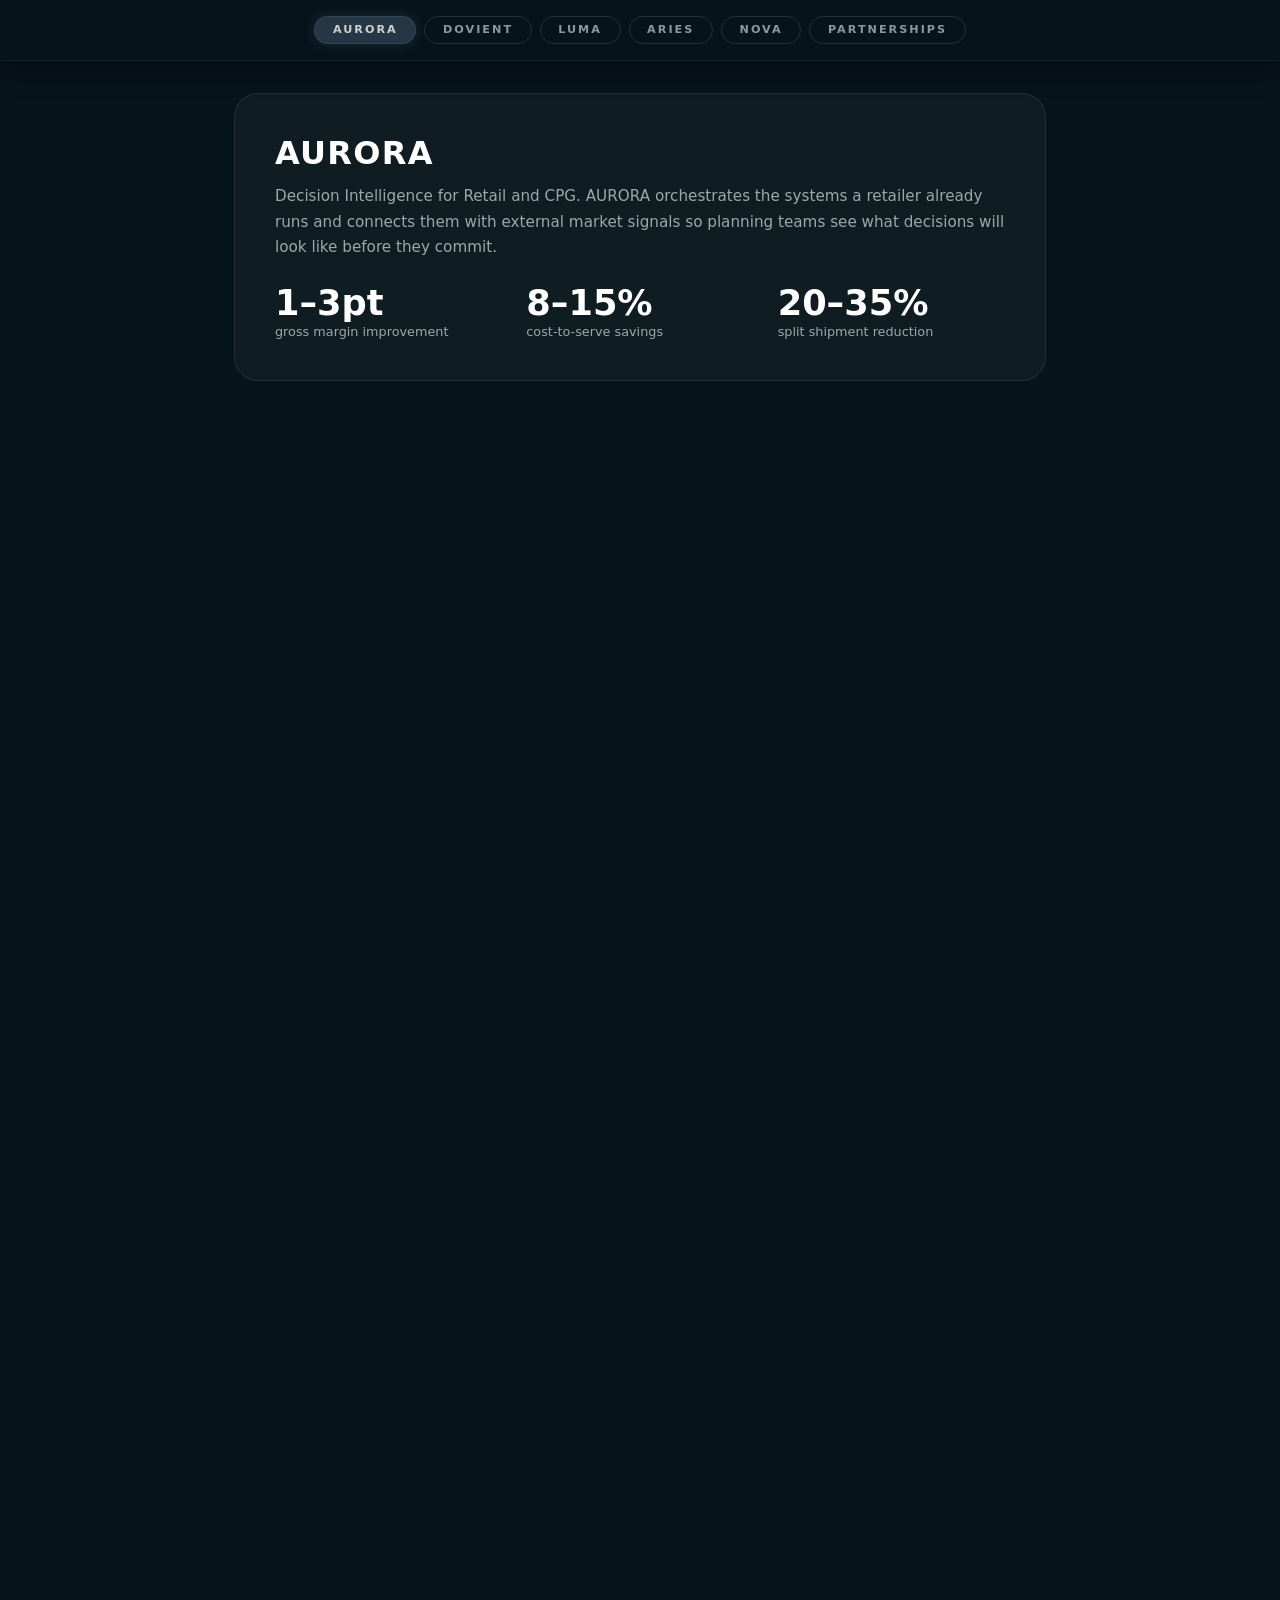
<file: tab-navigation.html>
<!DOCTYPE html>
<html lang="en">
<head>
  <meta charset="UTF-8" />
  <meta name="viewport" content="width=device-width, initial-scale=1.0" />
  <title>Tab Navigation</title>
  <style>
    /* ─── Reset & base ─────────────────────────────────────────── */
    *, *::before, *::after { box-sizing: border-box; margin: 0; padding: 0; }

    body {
      font-family: system-ui, sans-serif;
      background: #06141b;
      color: #ccd0cf;
      min-height: 200vh; /* tall enough to test scrolling */
    }

    /* ─── Sticky tab bar ────────────────────────────────────────── */
    .tabs_cls-bar {
      position: sticky;
      top: 0;
      z-index: 100;
      display: flex;
      gap: 0.5rem;
      flex-wrap: wrap;
      justify-content: center;
      padding: 1rem;
      background: rgba(6, 20, 27, 0.92);
      backdrop-filter: blur(16px);
      border-bottom: 1px solid rgba(255, 255, 255, 0.06);
      box-shadow: 0 4px 30px rgba(0, 0, 0, 0.4);
    }

    /* Individual tab link */
    .tabs_cls {
      display: inline-block;
      padding: 0.4rem 1.1rem;
      border-radius: 9999px;
      border: 1px solid rgba(255, 255, 255, 0.12);
      color: rgba(155, 168, 171, 0.9);
      font-size: 0.7rem;
      font-weight: 700;
      letter-spacing: 0.18em;
      text-decoration: none;
      white-space: nowrap;
      cursor: pointer;
      transition: color 0.2s, border-color 0.2s, background 0.2s, box-shadow 0.2s;
    }

    .tabs_cls:hover {
      color: #fff;
      border-color: rgba(255, 255, 255, 0.3);
    }

    /* Active state */
    .tabs_cls.is-active {
      background: #253745;
      color: #ccd0cf;
      border-color: rgba(74, 92, 106, 0.4);
      box-shadow: 0 0 14px rgba(155, 168, 171, 0.18);
    }

    /* ─── Content wrapper ───────────────────────────────────────── */
    .content {
      max-width: 860px;
      margin: 0 auto;
      padding: 2rem 1.5rem 6rem;
    }

    /* ─── Individual tab sections ───────────────────────────────── */
    .tab_section {
      /*
       * Hidden by default.
       * JS reveals the first section immediately; subsequent ones are
       * revealed either on tab-click or when IntersectionObserver fires.
       */
      display: none;
      opacity: 0;
      transform: translateX(60px);
      /* Transition used when JS adds the .is-visible class */
      transition: opacity 0.5s cubic-bezier(0.22, 1, 0.36, 1),
                  transform 0.5s cubic-bezier(0.22, 1, 0.36, 1);
      margin-bottom: 3rem;
      border-radius: 1.5rem;
      border: 1px solid rgba(255, 255, 255, 0.08);
      background: rgba(255, 255, 255, 0.04);
      padding: 2.5rem;
      scroll-margin-top: 80px; /* clears sticky bar on anchor scroll */
    }

    /* Fully visible state — added by JS */
    .tab_section.is-visible {
      opacity: 1;
      transform: translateX(0);
    }

    .tab_section h2 {
      font-size: 2rem;
      font-weight: 700;
      color: #fff;
      margin-bottom: 0.75rem;
      text-transform: uppercase;
      letter-spacing: 0.04em;
    }

    .tab_section p {
      line-height: 1.7;
      color: #9ba8ab;
      font-size: 0.95rem;
    }

    .tab_section .metric {
      display: grid;
      grid-template-columns: repeat(auto-fit, minmax(140px, 1fr));
      gap: 1.5rem;
      margin-top: 1.5rem;
    }

    .tab_section .metric-item strong {
      display: block;
      font-size: 2.2rem;
      font-weight: 800;
      color: #fff;
      line-height: 1;
    }

    .tab_section .metric-item span {
      font-size: 0.8rem;
      color: #9ba8ab;
    }
  </style>
</head>
<body>

  <!-- ─── Tab bar ──────────────────────────────────────────────── -->
  <nav class="tabs_cls-bar" aria-label="Solution tabs">
    <a class="tabs_cls" href="#aurora">AURORA</a>
    <a class="tabs_cls" href="#dovient">DOVIENT</a>
    <a class="tabs_cls" href="#luma">LUMA</a>
    <a class="tabs_cls" href="#aries">ARIES</a>
    <a class="tabs_cls" href="#nova">NOVA</a>
    <a class="tabs_cls" href="#partnerships">PARTNERSHIPS</a>
  </nav>

  <!-- ─── Sections ─────────────────────────────────────────────── -->
  <div class="content">

    <section id="aurora" class="tab_section">
      <h2>Aurora</h2>
      <p>Decision Intelligence for Retail and CPG. AURORA orchestrates the systems a retailer already runs and connects them with external market signals so planning teams see what decisions will look like before they commit.</p>
      <div class="metric">
        <div class="metric-item"><strong>1–3pt</strong><span>gross margin improvement</span></div>
        <div class="metric-item"><strong>8–15%</strong><span>cost-to-serve savings</span></div>
        <div class="metric-item"><strong>20–35%</strong><span>split shipment reduction</span></div>
      </div>
    </section>

    <section id="dovient" class="tab_section">
      <h2>Dovient</h2>
      <p>Operational Intelligence for Manufacturing. Dovient connects the systems a manufacturer already runs and turns fragmented operational data into foresight for operations and procurement teams.</p>
      <div class="metric">
        <div class="metric-item"><strong>$350K</strong><span>annualised savings</span></div>
        <div class="metric-item"><strong>45%</strong><span>reduction in MTTR</span></div>
        <div class="metric-item"><strong>28-day</strong><span>go-live</span></div>
      </div>
    </section>

    <section id="luma" class="tab_section">
      <h2>Luma</h2>
      <p>Incident Resolution and Operational Intelligence for IT and Operations Teams. AI-powered incident correlation replaces scattered updates across Slack, Teams, and email.</p>
      <div class="metric">
        <div class="metric-item"><strong>80%</strong><span>sync-time reduction</span></div>
        <div class="metric-item"><strong>60%</strong><span>faster MTTR</span></div>
        <div class="metric-item"><strong>100%</strong><span>auditable timeline</span></div>
      </div>
    </section>

    <section id="aries" class="tab_section">
      <h2>Aries</h2>
      <p>API Testing and Validation for Engineering Teams. Scriptless, AI-powered validation replaces brittle manual test scripts across hundreds to thousands of API endpoints.</p>
      <div class="metric">
        <div class="metric-item"><strong>40–60%</strong><span>test time saved</span></div>
        <div class="metric-item"><strong>25–35%</strong><span>faster defect resolution</span></div>
        <div class="metric-item"><strong>70%</strong><span>less test maintenance</span></div>
      </div>
    </section>

    <section id="nova" class="tab_section">
      <h2>Nova</h2>
      <p>Decision Intelligence for Finance Teams. Nova takes ERP, sales, and HCM data and gives finance teams scenario modelling and stress-testing capabilities they currently build manually or do not have at all.</p>
    </section>

    <section id="partnerships" class="tab_section">
      <h2>Partnerships</h2>
      <p>AZTRA also delivers custom development and integration work. The same engineering team that builds the orchestration layer for AURORA and Dovient deployments works directly with clients on bespoke system challenges.</p>
    </section>

  </div>

  <script>
    /**
     * Tab Navigation — vanilla JS
     *
     * Behaviour:
     *  • All .tab_section elements are hidden on load.
     *  • The section whose id matches the URL hash (or the first one) is
     *    shown immediately without animation on load.
     *  • Clicking a .tabs_cls link: hides the current section, shows the
     *    target section with a right→left slide-in animation, smooth-scrolls
     *    to it, and marks the link active.
     *  • IntersectionObserver: when a section scrolls into the viewport it
     *    animates in and its tab link is highlighted.
     */

    (function () {
      'use strict';

      /* ── Gather elements ──────────────────────────────────────── */
      const tabLinks   = Array.from(document.querySelectorAll('.tabs_cls'));
      const sections   = Array.from(document.querySelectorAll('.tab_section'));

      /* Map section id → link element for O(1) lookup */
      const linkMap = {};
      tabLinks.forEach((link) => {
        const id = link.getAttribute('href').replace(/^#/, '');
        linkMap[id] = link;
      });

      /* ── Helpers ──────────────────────────────────────────────── */

      /**
       * Reset a section back to the hidden, off-screen-right state.
       * Removes `display:block` first so the transition doesn't fire
       * when we later re-show it (avoids a flash on re-entry).
       */
      function hideSection(section) {
        section.style.display  = 'none';
        section.classList.remove('is-visible');
        /* Reset transform/opacity so the animation replays next time */
        section.style.opacity   = '0';
        section.style.transform = 'translateX(60px)';
      }

      /** Deactivate every tab link. */
      function clearActiveLinks() {
        tabLinks.forEach((l) => l.classList.remove('is-active'));
      }

      /**
       * Show a section and trigger the slide-in animation.
       * @param {HTMLElement} section
       * @param {boolean}     [instant=false]  Skip the CSS transition (page load).
       */
      function showSection(section, instant) {
        section.style.display = 'block';

        if (instant) {
          /* Page load — snap into place, no transition */
          section.style.transition = 'none';
          section.style.opacity    = '1';
          section.style.transform  = 'translateX(0)';
          /* Re-enable transitions for future interactions */
          requestAnimationFrame(() => {
            requestAnimationFrame(() => {
              section.style.transition = '';
              section.classList.add('is-visible');
            });
          });
        } else {
          /* Animated entry — ensure the browser has painted display:block
           * before we add the class that starts the CSS transition. */
          requestAnimationFrame(() => {
            requestAnimationFrame(() => {
              section.classList.add('is-visible');
            });
          });
        }
      }

      /* ── Page-load initial state ──────────────────────────────── */

      /* Hide all sections first */
      sections.forEach((s) => hideSection(s));

      /* Determine which section to open first */
      const hashId  = window.location.hash.replace(/^#/, '');
      const initial = sections.find((s) => s.id === hashId) || sections[0];

      if (initial) {
        showSection(initial, /* instant */ true);
        if (linkMap[initial.id]) {
          linkMap[initial.id].classList.add('is-active');
        }
      }

      /* ── Tab-click handler ────────────────────────────────────── */

      tabLinks.forEach((link) => {
        link.addEventListener('click', function (event) {
          event.preventDefault(); // stop browser anchor jump

          const targetId = this.getAttribute('href').replace(/^#/, '');
          const target   = document.getElementById(targetId);
          if (!target) return;

          /* Hide every visible section */
          sections.forEach((s) => {
            if (s !== target) hideSection(s);
          });

          /* Activate the clicked link */
          clearActiveLinks();
          this.classList.add('is-active');

          /* Show target with animation */
          showSection(target);

          /* Smooth-scroll to the section (respects scroll-margin-top) */
          target.scrollIntoView({ behavior: 'smooth', block: 'start' });
        });
      });

      /* ── IntersectionObserver — scroll-triggered reveal ───────── */

      /**
       * We observe all sections. When one enters the viewport:
       *  1. Animate it in (right→left).
       *  2. Mark the corresponding tab link active.
       *
       * We do NOT hide other sections here because in a long-scroll
       * layout multiple sections can be visible simultaneously.
       * If you want strict single-section mode, call hideSection on
       * the previous section inside the callback.
       */
      const observer = new IntersectionObserver(
        (entries) => {
          entries.forEach((entry) => {
            if (!entry.isIntersecting) return;

            const section = entry.target;

            /* Only animate if not already visible */
            if (!section.classList.contains('is-visible')) {
              section.style.display = 'block';
              requestAnimationFrame(() => {
                requestAnimationFrame(() => {
                  section.classList.add('is-visible');
                });
              });
            }

            /* Sync the active tab link with whichever section is most visible */
            clearActiveLinks();
            if (linkMap[section.id]) {
              linkMap[section.id].classList.add('is-active');
            }
          });
        },
        {
          /* Fire when at least 15% of the section is inside the viewport */
          threshold: 0.15,
          /* Account for the sticky tab bar height */
          rootMargin: '-72px 0px 0px 0px',
        }
      );

      sections.forEach((s) => observer.observe(s));

    })();
  </script>

</body>
</html>
</file>
